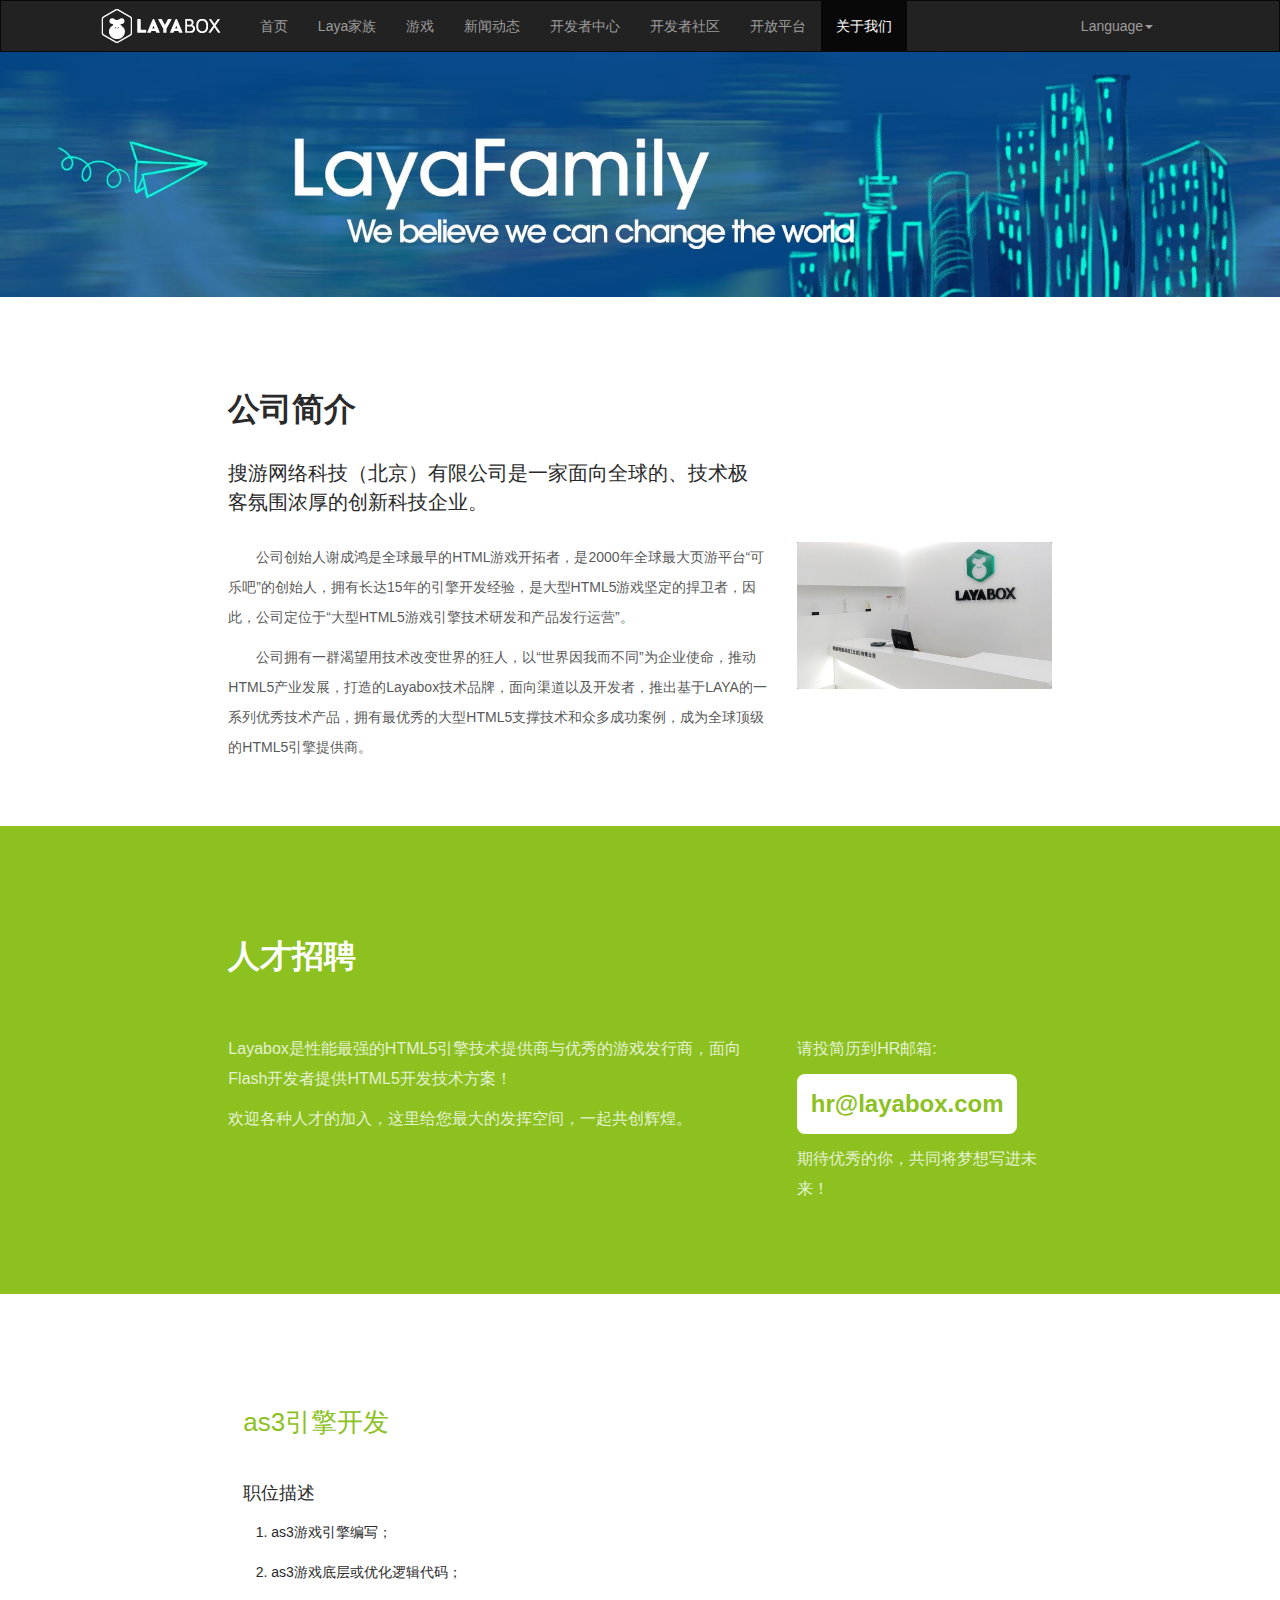
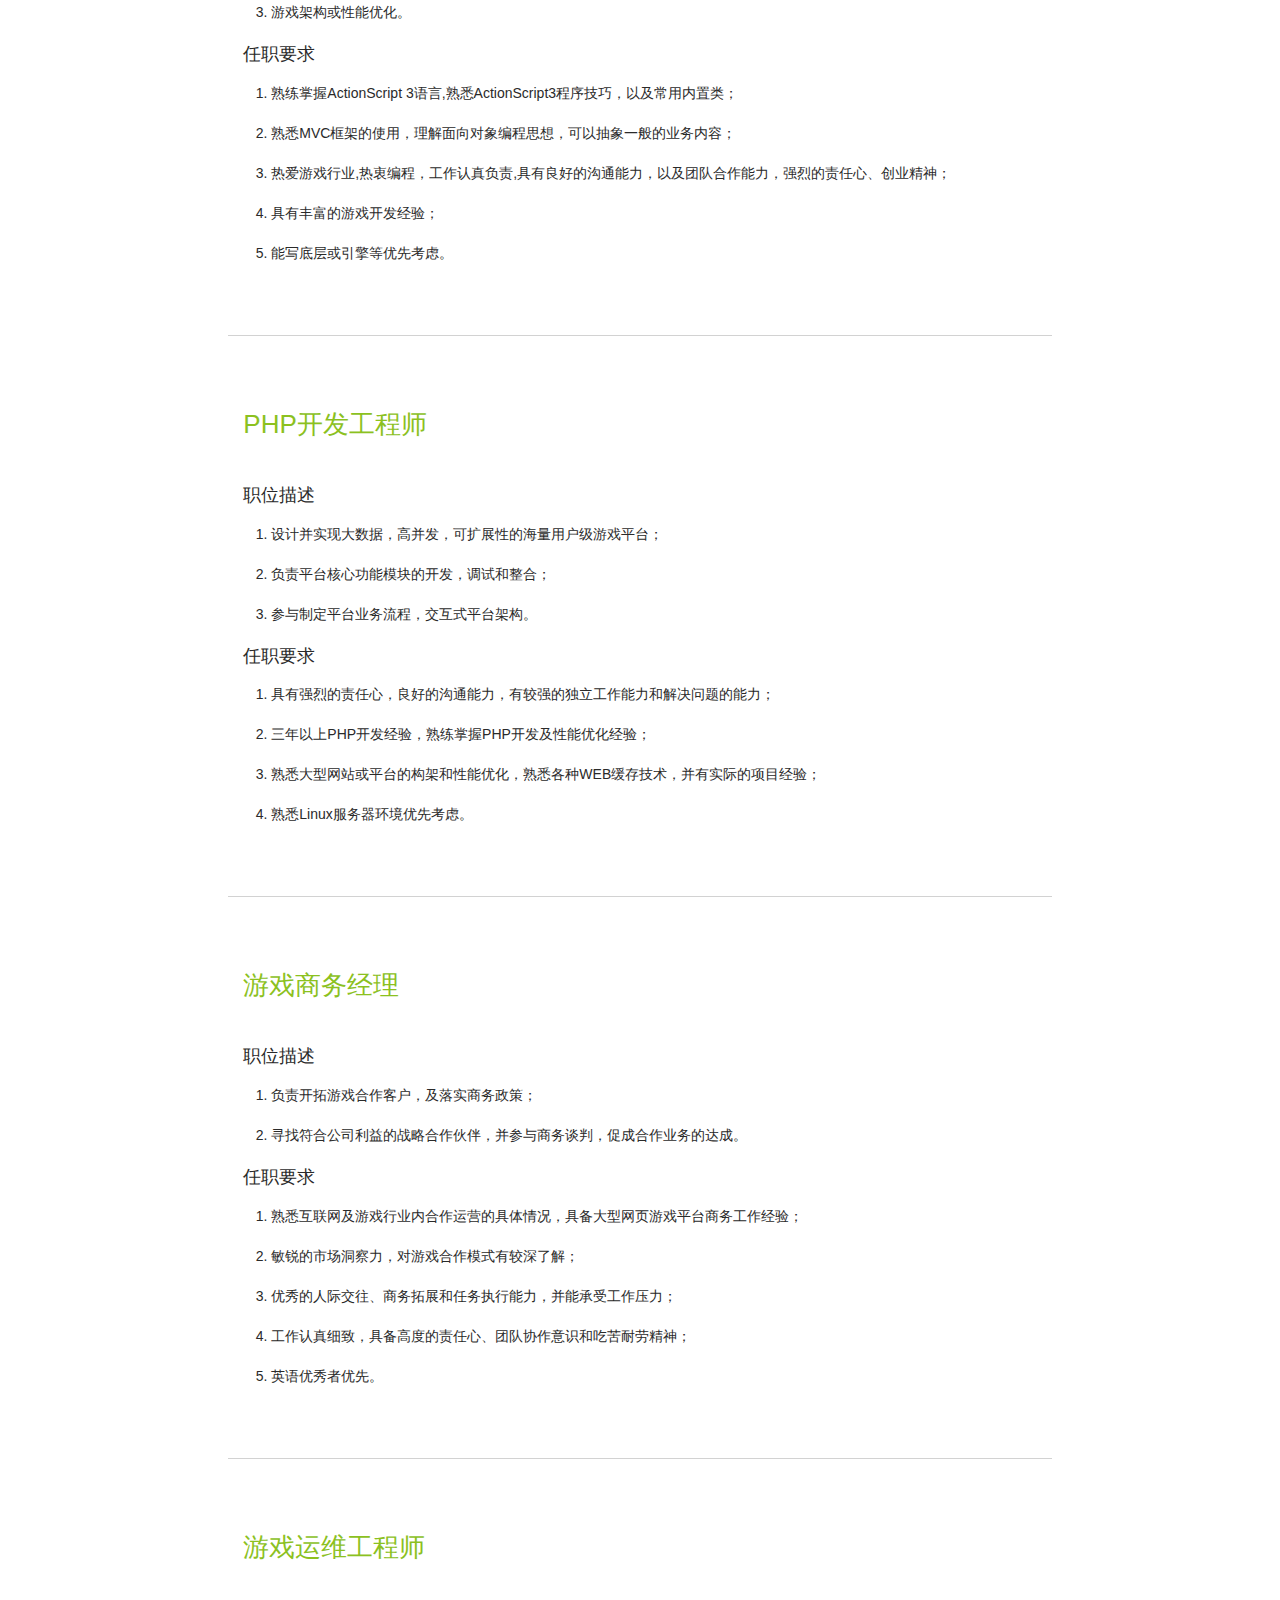
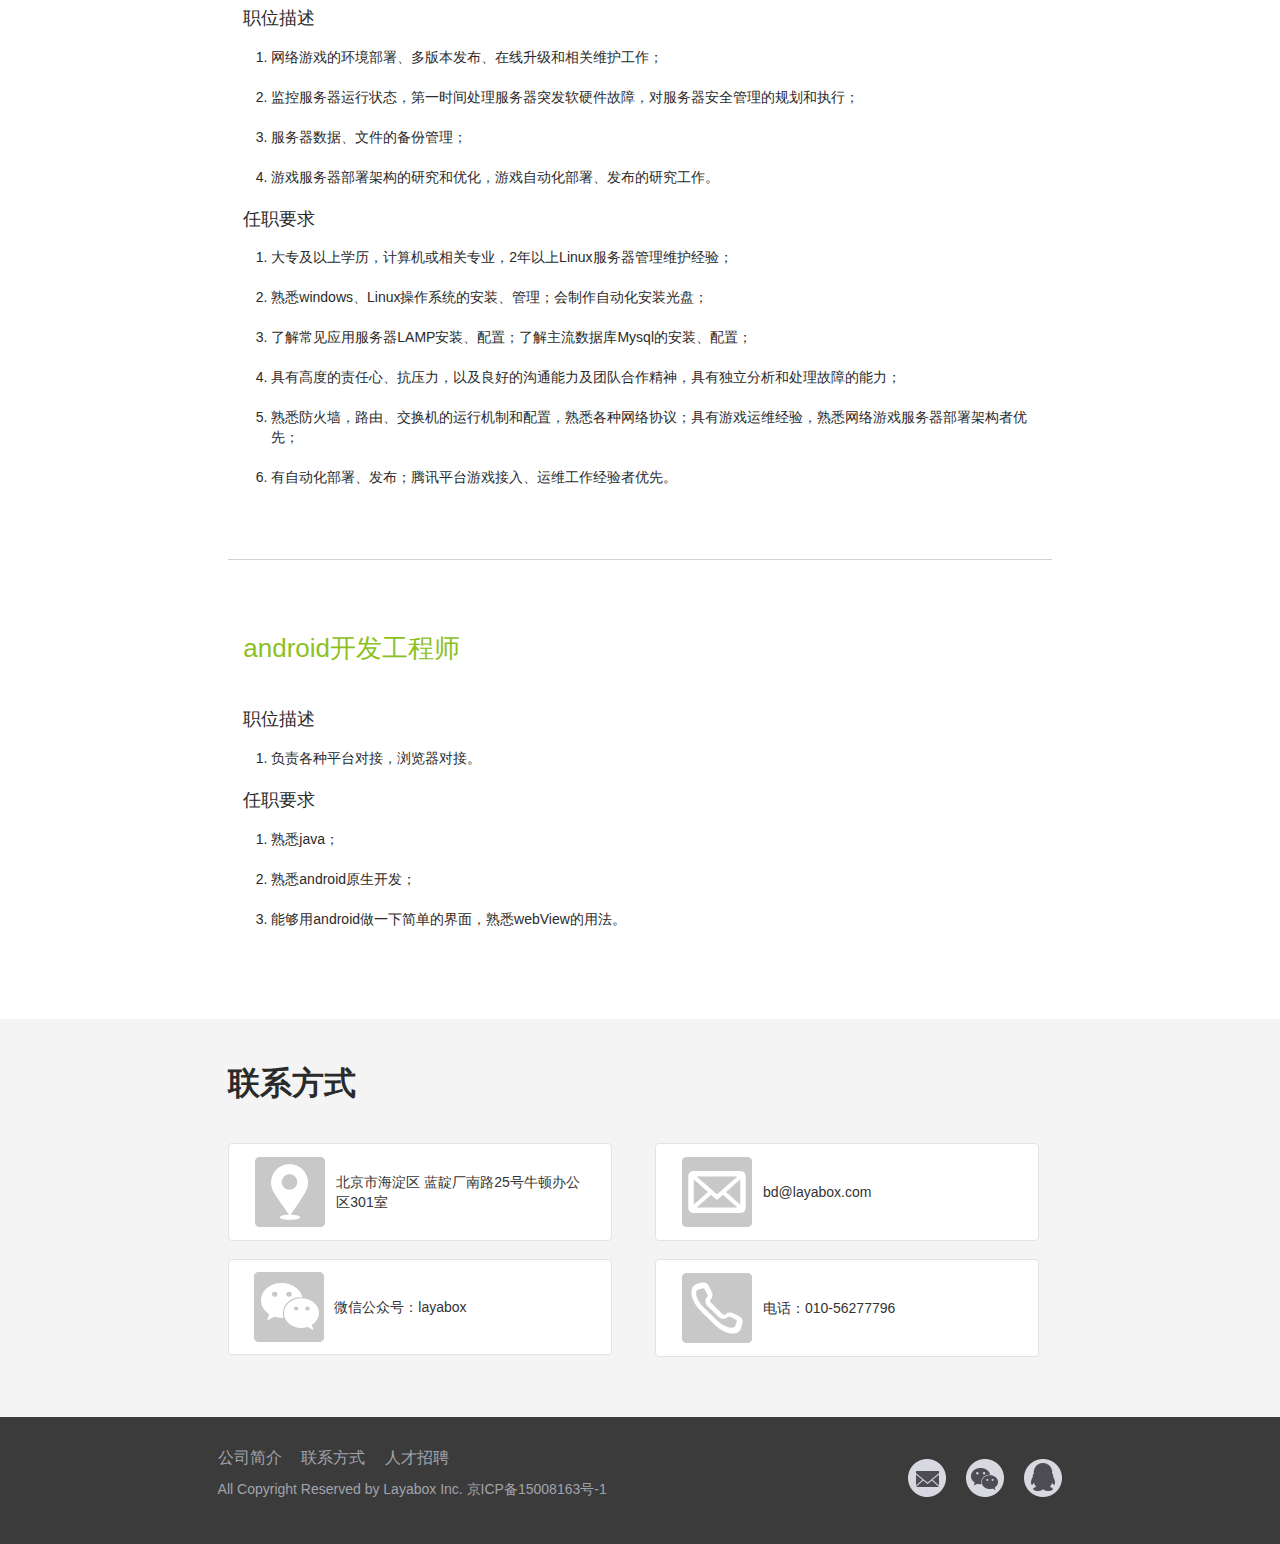
<file: about.html>
<!DOCTYPE html>
<html>
	<head>
		<meta charset="UTF-8">
		<title>LayaBox关于我们</title>
		<meta name="viewport" content="width=device-width,initial-scale=1,minimum-scale=1,maximum-scale=1,user-scalable=no" />
		<link rel="stylesheet" type="text/css" href="css/reset.css" />
		<link rel="stylesheet" type="text/css" href="css/bootstrap_v3.css" />
		<link rel="stylesheet" type="text/css" href="css/index.css" />
		<link rel="stylesheet" type="text/css" href="css/responsive.css" />
	</head>
	<body>
		<div class="web">
			<!--导航条-->
			<nav class="navbar navbar-default navbar-inverse nav_navbar">
				<div class="container-fluid nav_container">
					<div class="navbar-header">
						<button type="button" class="navbar-toggle collapsed" data-toggle="collapse" data-target="#bs-example-navbar-collapse-1" aria-expanded="false">
					        <span class="sr-only">Toggle navigation</span>
					        <span class="icon-bar"></span>
					        <span class="icon-bar"></span>
					        <span class="icon-bar"></span>
					      </button>
						<a class="navbar-brand nav_logo" href="#">
							<img src="img/logo.png" class="img-responsive" />
						</a>
					</div>
					<div class="collapse navbar-collapse" id="bs-example-navbar-collapse-1">
						<ul class="nav navbar-nav">
							<li>
								<a href="index.html">首页</a>
							</li>
							<li>
								<a href="family.html">Laya家族</a>
							</li>
							<li>
								<a href="game.html">游戏</a>
							</li>
							<li>
								<a href="news.html">新闻动态</a>
							</li>
							<li>
								<a href="#">开发者中心</a>
							</li>
							<li>
								<a href="#">开发者社区</a>
							</li>
							<li>
								<a href="#">开放平台</a>
							</li>
							<li class="active">
								<a href="#">关于我们<span class="sr-only">(current)</span></a>
							</li>
						</ul>

						<ul class="nav navbar-nav navbar-right">
							<li class="dropdown">
								<a href="#" class="dropdown-toggle" data-toggle="dropdown" role="button" aria-haspopup="true" aria-expanded="false">Language<span class="caret"></span></a>
								<ul class="dropdown-menu">
									<li>
										<a href="#">中文</a>
									</li>
									<li>
										<a href="#">English</a>
									</li>
								</ul>
							</li>
						</ul>
					</div>
				</div>
			</nav>
			
			<!--banner-->
			<div class="about_banner">
				<img src="img/contact-slider.jpg" class="img-responsive"/>
			</div>
			
			<!--公司简介-->
			<div class="container-fluid about_company">
				<div class="row">
					<div class="col-xs-12 col-sm-8 col-sm-offset-2">
						<div class="row">
							<div class="col-xs-12 col-sm-8">
								<p class="about_company_title">公司简介</p>
								<p class="about_company_intro">搜游网络科技（北京）有限公司是一家面向全球的、技术极客氛围浓厚的创新科技企业。</p>
							</div>
						</div>
						<div class="row">
							<div class="col-xs-12 col-sm-8 about_company_content">
								<p>公司创始人谢成鸿是全球最早的HTML游戏开拓者，是2000年全球最大页游平台“可乐吧”的创始人，拥有长达15年的引擎开发经验，是大型HTML5游戏坚定的捍卫者，因此，公司定位于“大型HTML5游戏引擎技术研发和产品发行运营”。</p>
								<p>公司拥有一群渴望用技术改变世界的狂人，以“世界因我而不同”为企业使命，推动HTML5产业发展，打造的Layabox技术品牌，面向渠道以及开发者，推出基于LAYA的一系列优秀技术产品，拥有最优秀的大型HTML5支撑技术和众多成功案例，成为全球顶级的HTML5引擎提供商。</p>
							</div>
							<div class="col-xs-12 col-sm-4 about_company_img">
								<img src="img/c-logo.jpg" class="img-responsive"/>
							</div>
						</div>
					</div>
				</div>
			</div>
			
			<!--人才招聘-->
			<div class="container-fluid about_invite">
				<div class="row">
					<div class="col-xs-12 col-sm-8 col-sm-offset-2">
						<p class="about_invite_title">人才招聘</p>
						<div class="row">
							<div class="col-xs-12 col-sm-8">
								<p>Layabox是性能最强的HTML5引擎技术提供商与优秀的游戏发行商，面向Flash开发者提供HTML5开发技术方案！</p>
								<p>欢迎各种人才的加入，这里给您最大的发挥空间，一起共创辉煌。</p>
							</div>
							<div class="col-xs-12 col-sm-4 about_invite_second">
								<p>请投简历到HR邮箱:</p>
								<p class="about_invite_email">hr@layabox.com</p>
								<p>期待优秀的你，共同将梦想写进未来！</p>
							</div>
						</div>
					</div>
				</div>
			</div>
			
			<!--人才招聘列举-->
			<div class="container-fluid about_invite_list">
				<div class="row">
					<div class="col-xs-12 col-sm-8 col-sm-offset-2 about_invite_list_col">
						<div class="about_invite_list_block">
							<p class="about_invite_list_maintitle">as3引擎开发</p>
							<div class="invite_list_block_intro">
								<p class="invite_list_block_title">职位描述</p>
								<ol>
									<li>as3游戏引擎编写；</li>
									<li>as3游戏底层或优化逻辑代码；</li>
									<li>游戏架构或性能优化。</li>
								</ol>
							</div>
							<div class="invite_list_block_intro">
								<p class="invite_list_block_title">任职要求</p>
								<ol>
									<li>熟练掌握ActionScript 3语言,熟悉ActionScript3程序技巧，以及常用内置类；</li>
									<li>熟悉MVC框架的使用，理解面向对象编程思想，可以抽象一般的业务内容；</li>
									<li>热爱游戏行业,热衷编程，工作认真负责,具有良好的沟通能力，以及团队合作能力，强烈的责任心、创业精神；</li>
									<li>具有丰富的游戏开发经验；</li>
									<li>能写底层或引擎等优先考虑。</li>
								</ol>
							</div>
						</div>
						<div class="about_invite_list_block">
							<p class="about_invite_list_maintitle">PHP开发工程师</p>
							<div class="invite_list_block_intro">
								<p class="invite_list_block_title">职位描述</p>
								<ol>
									<li>设计并实现大数据，高并发，可扩展性的海量用户级游戏平台；</li>
									<li>负责平台核心功能模块的开发，调试和整合；</li>
									<li>参与制定平台业务流程，交互式平台架构。</li>
								</ol>
							</div>
							<div class="invite_list_block_intro">
								<p class="invite_list_block_title">任职要求</p>
								<ol>
									<li>具有强烈的责任心，良好的沟通能力，有较强的独立工作能力和解决问题的能力；</li>
									<li>三年以上PHP开发经验，熟练掌握PHP开发及性能优化经验；</li>
									<li>熟悉大型网站或平台的构架和性能优化，熟悉各种WEB缓存技术，并有实际的项目经验；</li>
									<li>熟悉Linux服务器环境优先考虑。</li>
								</ol>
							</div>
						</div>
						<div class="about_invite_list_block">
							<p class="about_invite_list_maintitle">游戏商务经理</p>
							<div class="invite_list_block_intro">
								<p class="invite_list_block_title">职位描述</p>
								<ol>
									<li>负责开拓游戏合作客户，及落实商务政策；</li>
									<li>寻找符合公司利益的战略合作伙伴，并参与商务谈判，促成合作业务的达成。</li>
								</ol>
							</div>
							<div class="invite_list_block_intro">
								<p class="invite_list_block_title">任职要求</p>
								<ol>
									<li>熟悉互联网及游戏行业内合作运营的具体情况，具备大型网页游戏平台商务工作经验；</li>
									<li>敏锐的市场洞察力，对游戏合作模式有较深了解；</li>
									<li>优秀的人际交往、商务拓展和任务执行能力，并能承受工作压力；</li>
									<li>工作认真细致，具备高度的责任心、团队协作意识和吃苦耐劳精神；</li>
									<li>英语优秀者优先。</li>
								</ol>
							</div>
						</div>
						<div class="about_invite_list_block">
							<p class="about_invite_list_maintitle">游戏运维工程师</p>
							<div class="invite_list_block_intro">
								<p class="invite_list_block_title">职位描述</p>
								<ol>
									<li>网络游戏的环境部署、多版本发布、在线升级和相关维护工作；</li>
									<li>监控服务器运行状态，第一时间处理服务器突发软硬件故障，对服务器安全管理的规划和执行；</li>
									<li>服务器数据、文件的备份管理；</li>
									<li>游戏服务器部署架构的研究和优化，游戏自动化部署、发布的研究工作。</li>
								</ol>
							</div>
							<div class="invite_list_block_intro">
								<p class="invite_list_block_title">任职要求</p>
								<ol>
									<li>大专及以上学历，计算机或相关专业，2年以上Linux服务器管理维护经验；</li>
									<li>熟悉windows、Linux操作系统的安装、管理；会制作自动化安装光盘；</li>
									<li>了解常见应用服务器LAMP安装、配置；了解主流数据库Mysql的安装、配置；</li>
									<li>具有高度的责任心、抗压力，以及良好的沟通能力及团队合作精神，具有独立分析和处理故障的能力；</li>
									<li>熟悉防火墙，路由、交换机的运行机制和配置，熟悉各种网络协议；具有游戏运维经验，熟悉网络游戏服务器部署架构者优先；</li>
									<li>有自动化部署、发布；腾讯平台游戏接入、运维工作经验者优先。</li>
								</ol>
							</div>
						</div>
						<div class="about_invite_list_block">
							<p class="about_invite_list_maintitle">android开发工程师</p>
							<div class="invite_list_block_intro">
								<p class="invite_list_block_title">职位描述</p>
								<ol>
									<li>负责各种平台对接，浏览器对接。</li>
								</ol>
							</div>
							<div class="invite_list_block_intro">
								<p class="invite_list_block_title">任职要求</p>
								<ol>
									<li>熟悉java；</li>
									<li>熟悉android原生开发；</li>
									<li>能够用android做一下简单的界面，熟悉webView的用法。</li>
								</ol>
							</div>
						</div>
					</div>
				</div>
			</div>
			
			<!--联系我们-->
			<div class="container-fluid about_link">
				<div class="row">
					<div class="col-xs-12 col-sm-8 col-sm-offset-2">
						<p class="about_link_title">联系方式</p>
						<div class="row">
							<div class="col-xs-12 col-sm-6 about_link_block">
								<div class="about_link_block_content">
									<img src="img/dot-01.png" class="img-responsive"/>
									<p>北京市海淀区 蓝靛厂南路25号牛顿办公区301室</p>
								</div>
							</div>
							<div class="col-xs-12 col-sm-6 about_link_block">
								<div class="about_link_block_content">
									<img src="img/dot-02.png" class="img-responsive"/>
									<p>bd@layabox.com</p>
								</div>
							</div>
							<div class="col-xs-12 col-sm-6 about_link_block">
								<div class="about_link_block_content">
									<img src="img/dot-03.png" class="img-responsive"/>
									<p>微信公众号：layabox</p>
								</div>
							</div>
							<div class="col-xs-12 col-sm-6 about_link_block">
								<div class="about_link_block_content">
									<img src="img/dot-04.png" class="img-responsive"/>
									<p>电话：010-56277796</p>
								</div>
							</div>
						</div>
					</div>
				</div>
			</div>
			
			<!--尾部-->
			<footer>
				<div class="left">
					<p>
						<span><a href="###">公司简介</a></span>
						<span><a href="###">联系方式</a></span>
						<span><a href="###">人才招聘</a></span>
					</p>
					<p>All Copyright Reserved by Layabox Inc. 京ICP备15008163号-1</p>
				</div>
				<div class="right">
					<div class="right_block"><a href="###"></a></div>
					<div class="right_block">
						<a href="###">
							<img src="img/weixin.png" />
						</a>
					</div>
					<div class="right_block"><a href="###"></a></div>
				</div>
			</footer>
		</div>
		
		<script src="js/jquery-2.1.0.js" type="text/javascript" charset="UTF-8"></script>
		<script src="js/bootstrap.js" type="text/javascript" charset="UTF-8"></script>
	</body>
</html>
</file>
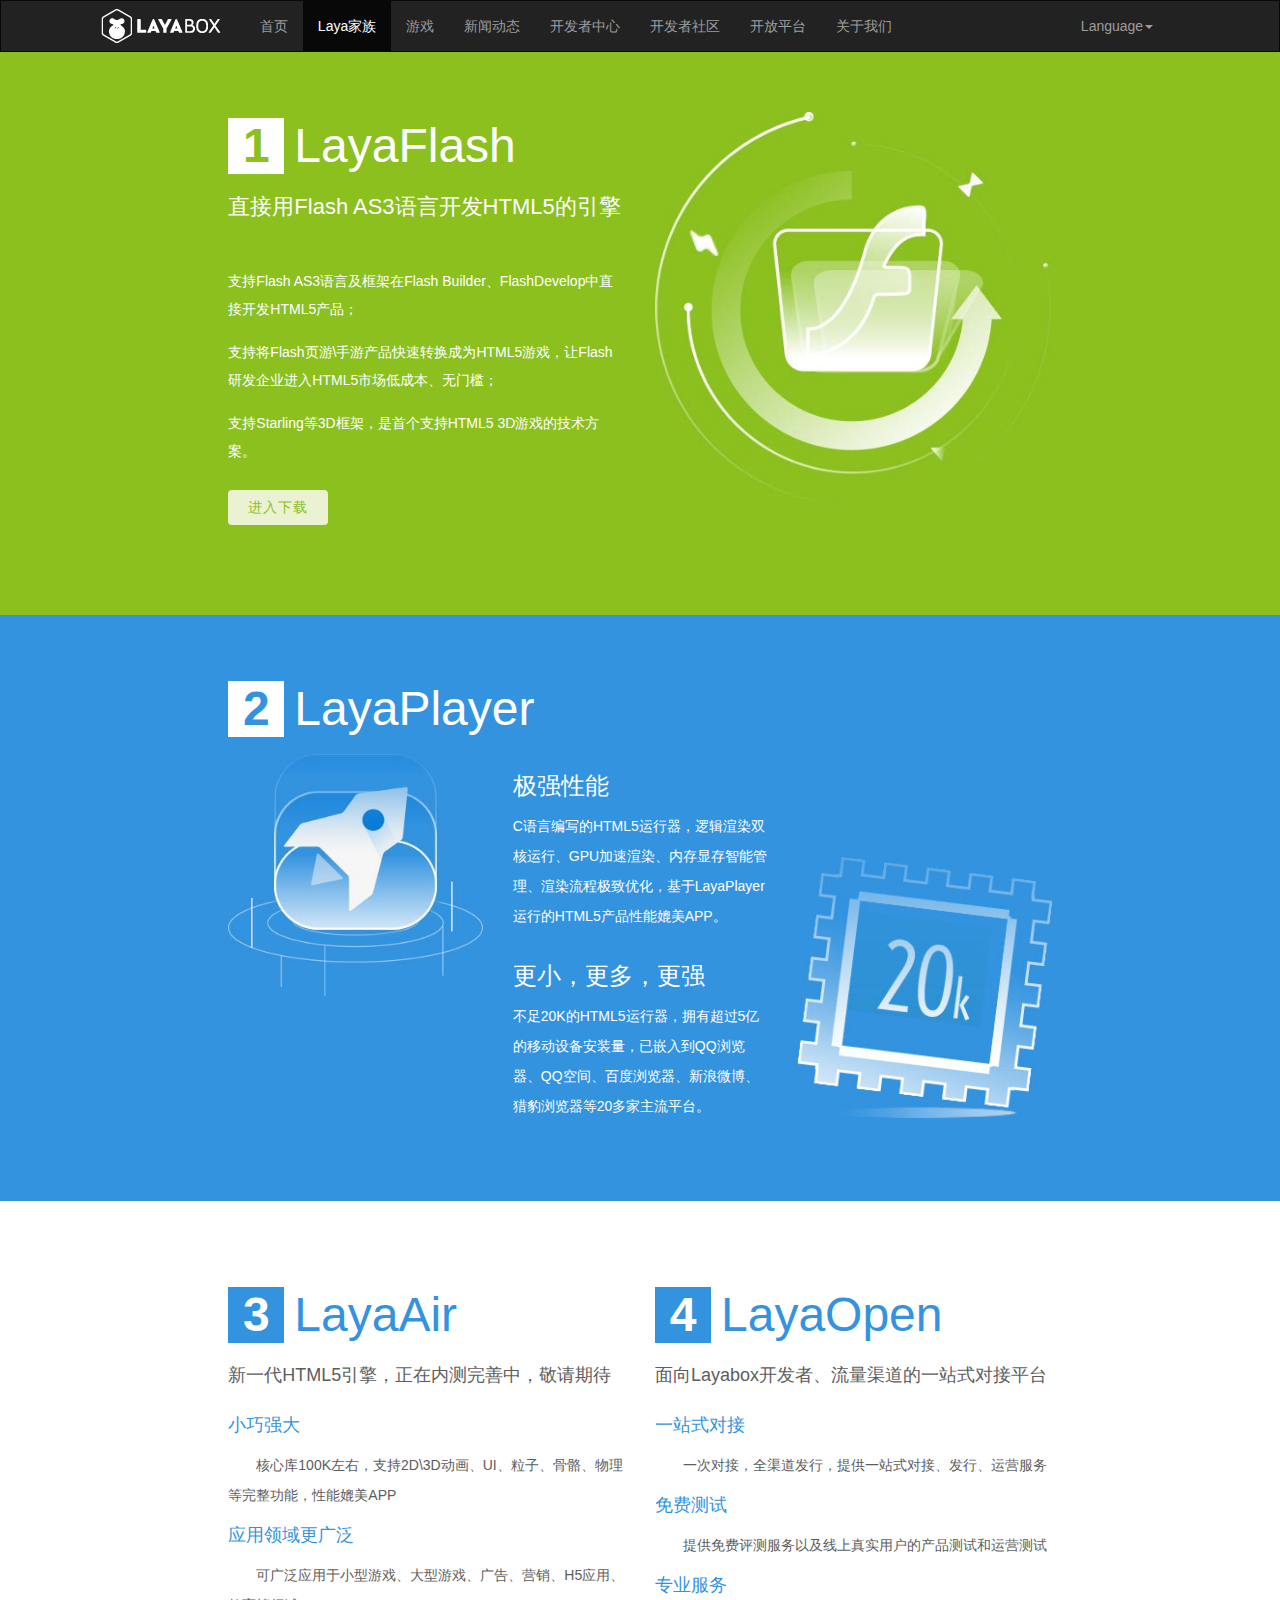
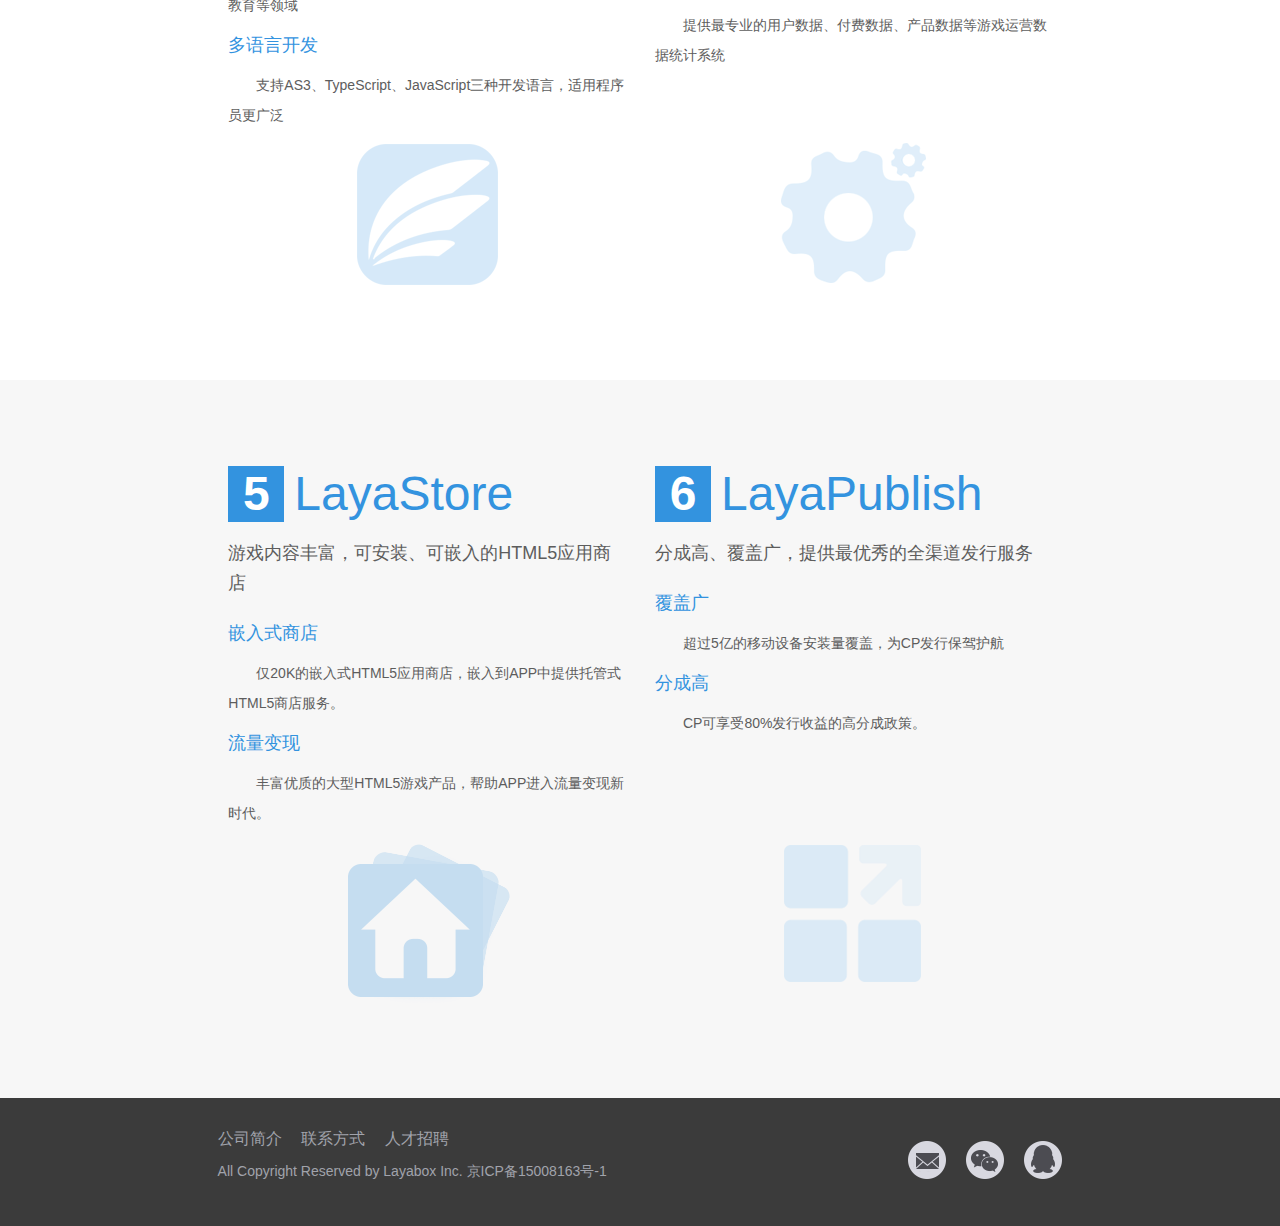
<file: family.html>
<!DOCTYPE html>
<html>

	<head>
		<meta charset="UTF-8">
		<title>Laya家族</title>
		<meta name="viewport" content="width=device-width,initial-scale=1,minimum-scale=1,maximum-scale=1,user-scalable=no" />
		<link rel="stylesheet" type="text/css" href="css/reset.css" />
		<link rel="stylesheet" type="text/css" href="css/bootstrap_v3.css" />
		<link rel="stylesheet" type="text/css" href="css/index.css" />
		<link rel="stylesheet" type="text/css" href="css/responsive.css" />
	</head>

	<body>
		<div class="web">
			<!--导航条-->
			<nav class="navbar navbar-default navbar-inverse nav_navbar">
				<div class="container-fluid nav_container">
					<div class="navbar-header">
						<button type="button" class="navbar-toggle collapsed" data-toggle="collapse" data-target="#bs-example-navbar-collapse-1" aria-expanded="false">
					        <span class="sr-only">Toggle navigation</span>
					        <span class="icon-bar"></span>
					        <span class="icon-bar"></span>
					        <span class="icon-bar"></span>
					      </button>
						<a class="navbar-brand nav_logo" href="#">
							<img src="img/logo.png" class="img-responsive" />
						</a>
					</div>
					<div class="collapse navbar-collapse" id="bs-example-navbar-collapse-1">
						<ul class="nav navbar-nav">
							<li>
								<a href="index.html">首页</a>
							</li>
							<li class="active">
								<a href="#">Laya家族<span class="sr-only">(current)</span></a>
							</li>
							<li>
								<a href="game.html">游戏</a>
							</li>
							<li>
								<a href="news.html">新闻动态</a>
							</li>
							<li>
								<a href="#">开发者中心</a>
							</li>
							<li>
								<a href="#">开发者社区</a>
							</li>
							<li>
								<a href="#">开放平台</a>
							</li>
							<li>
								<a href="about.html">关于我们</a>
							</li>
						</ul>

						<ul class="nav navbar-nav navbar-right">
							<li class="dropdown">
								<a href="#" class="dropdown-toggle" data-toggle="dropdown" role="button" aria-haspopup="true" aria-expanded="false">Language<span class="caret"></span></a>
								<ul class="dropdown-menu">
									<li>
										<a href="#">中文</a>
									</li>
									<li>
										<a href="#">English</a>
									</li>
								</ul>
							</li>
						</ul>
					</div>
				</div>
			</nav>
			
			<!--LayaFlash-->
			<div class="container-fluid layaflash">
				<div class="row">
					<div class="col-xs-12 col-sm-4 col-sm-offset-2 layaflash_first">
						<div class="layaflash_title">
							<p><span>1</span>LayaFlash</p>
							<p>直接用Flash AS3语言开发HTML5的引擎</p>
						</div>
						<div class="layaflash_content">
							<p>支持Flash AS3语言及框架在Flash Builder、FlashDevelop中直接开发HTML5产品；</p>
							<p>支持将Flash页游\手游产品快速转换成为HTML5游戏，让Flash研发企业进入HTML5市场低成本、无门槛；</p>
							<p>支持Starling等3D框架，是首个支持HTML5 3D游戏的技术方案。</p>
						</div>
						<div class="layaflash_button">
							<span><a href="###">进入下载</a></span>
						</div>
					</div>
					<div class="col-xs-12 col-sm-4 layaflash_second">
						<img src="img/pro-001.jpg" class="img-responsive" />
					</div>
				</div>
			</div>
			
			<!--LayaPlayer-->
			<div class="container-fluid layaplayer">
				<div class="row">
					<div class="col-xs-12 col-sm-8 col-sm-offset-2 layaplayer_first">
						<div class="layaplayer_title">
							<p><span>2</span>LayaPlayer</p>
						</div>
					</div>
				</div>
				<div class="row">
					<div class="col-xs-12 col-sm-8 col-sm-offset-2 layaplayer_second">
						<div class="col-xs-12 col-md-4 layaplayer_img">
							<img src="img/layaplayer-001.jpg" class="img-responsive" />
						</div>
						<div class="col-xs-12 col-md-4">
							<div class="layaplayer_content">
								<p>极强性能</p>
								<p>C语言编写的HTML5运行器，逻辑渲染双核运行、GPU加速渲染、内存显存智能管理、渲染流程极致优化，基于LayaPlayer运行的HTML5产品性能媲美APP。</p>
							</div>
							<div class="layaplayer_content">
								<p>更小，更多，更强</p>
								<p>不足20K的HTML5运行器，拥有超过5亿的移动设备安装量，已嵌入到QQ浏览器、QQ空间、百度浏览器、新浪微博、猎豹浏览器等20多家主流平台。</p>
							</div>
						</div>
						<div class="col-xs-12 col-md-4 layaplayer_img">
							<img src="img/layaplayer-002.jpg" class="img-responsive" />
						</div>
					</div>
				</div>
			</div>
			
			<!--LayaAir和LayaOpen-->
			<div class="layaair_pc">
				<div class="container-fluid layaair">
					<div class="row">
						<div class="col-xs-12 col-sm-4 col-sm-offset-2 layaair_block">
							<div class="layaair_title">
								<p><span>3</span>LayaAir</p>
							</div>
							<div class="layaair_content">
								<p>新一代HTML5引擎，正在内测完善中，敬请期待</p>
								<p class="layaair_content_title">小巧强大</p>
								<p>核心库100K左右，支持2D\3D动画、UI、粒子、骨骼、物理等完整功能，性能媲美APP</p>
								<p class="layaair_content_title">应用领域更广泛</p>
								<p>可广泛应用于小型游戏、大型游戏、广告、营销、H5应用、教育等领域</p>
								<p class="layaair_content_title">多语言开发</p>
								<p>支持AS3、TypeScript、JavaScript三种开发语言，适用程序员更广泛</p>
							</div>
						</div>
						<div class="col-xs-12 col-sm-4 layaair_block">
							<div class="layaair_title">
								<p><span>4</span>LayaOpen</p>
							</div>
							<div class="layaair_content">
								<p>面向Layabox开发者、流量渠道的一站式对接平台</p>
								<p class="layaair_content_title">一站式对接</p>
								<p>一次对接，全渠道发行，提供一站式对接、发行、运营服务</p>
								<p class="layaair_content_title">免费测试</p>
								<p>提供免费评测服务以及线上真实用户的产品测试和运营测试</p>
								<p class="layaair_content_title">专业服务</p>
								<p>提供最专业的用户数据、付费数据、产品数据等游戏运营数据统计系统</p>
							</div>
						</div>
					</div>
					<div class="row row_icon">
						<div class="col-xs-12 col-sm-4 col-sm-offset-2">
							<p><img src="img/pro-list-001.png" class="img-responsive" /></p>
						</div>
						<div class="col-xs-12 col-sm-4">
							<p><img src="img/pro-list-002.png" class="img-responsive" /></p>
						</div>
					</div>
					<div class="row">
						<div class="col-xs-12 col-sm-4 col-sm-offset-2 layaair_block">
							<div class="layaair_title">
								<p><span>5</span>LayaStore</p>
							</div>
							<div class="layaair_content">
								<p>游戏内容丰富，可安装、可嵌入的HTML5应用商店</p>
								<p class="layaair_content_title">嵌入式商店</p>
								<p>仅20K的嵌入式HTML5应用商店，嵌入到APP中提供托管式HTML5商店服务。</p>
								<p class="layaair_content_title">流量变现</p>
								<p>丰富优质的大型HTML5游戏产品，帮助APP进入流量变现新时代。</p>
							</div>
						</div>
						<div class="col-xs-12 col-sm-4 layaair_block">
							<div class="layaair_title">
								<p><span>6</span>LayaPublish</p>
							</div>
							<div class="layaair_content">
								<p>分成高、覆盖广，提供最优秀的全渠道发行服务</p>
								<p class="layaair_content_title">覆盖广</p>
								<p> 超过5亿的移动设备安装量覆盖，为CP发行保驾护航</p>
								<p class="layaair_content_title">分成高</p>
								<p>CP可享受80%发行收益的高分成政策。</p>
							</div>
						</div>
					</div>
					<div class="row row_icon">
						<div class="col-xs-12 col-sm-4 col-sm-offset-2">
							<p><img src="img/pro-list-003.png" class="img-responsive" /></p>
						</div>
						<div class="col-xs-12 col-sm-4">
							<p><img src="img/pro-list-004.png" class="img-responsive" /></p>
						</div>
					</div>
				</div>
			</div>
			<div class="layaair_phone">
				<div class="container-fluid layaair">
					<div class="row">
						<div class="col-xs-12 col-sm-4 col-sm-offset-2 layaair_block">
							<div class="layaair_title">
								<p><span>3</span>LayaAir</p>
							</div>
							<div class="layaair_content">
								<p>新一代HTML5引擎，正在内测完善中，敬请期待</p>
								<p class="layaair_content_title">小巧强大</p>
								<p>核心库100K左右，支持2D\3D动画、UI、粒子、骨骼、物理等完整功能，性能媲美APP</p>
								<p class="layaair_content_title">应用领域更广泛</p>
								<p>可广泛应用于小型游戏、大型游戏、广告、营销、H5应用、教育等领域</p>
								<p class="layaair_content_title">多语言开发</p>
								<p>支持AS3、TypeScript、JavaScript三种开发语言，适用程序员更广泛</p>
								<p><img src="img/pro-list-001.png" class="img-responsive" /></p>
							</div>
						</div>
						<div class="col-xs-12 col-sm-4 layaair_block">
							<div class="layaair_title">
								<p><span>4</span>LayaOpen</p>
							</div>
							<div class="layaair_content">
								<p>面向Layabox开发者、流量渠道的一站式对接平台</p>
								<p class="layaair_content_title">一站式对接</p>
								<p>一次对接，全渠道发行，提供一站式对接、发行、运营服务</p>
								<p class="layaair_content_title">免费测试</p>
								<p>提供免费评测服务以及线上真实用户的产品测试和运营测试</p>
								<p class="layaair_content_title">专业服务</p>
								<p>提供最专业的用户数据、付费数据、产品数据等游戏运营数据统计系统</p>
								<p><img src="img/pro-list-002.png" class="img-responsive" /></p>
							</div>
						</div>
					</div>
					<div class="row">
						<div class="col-xs-12 col-sm-4 col-sm-offset-2 layaair_block">
							<div class="layaair_title">
								<p><span>5</span>LayaStore</p>
							</div>
							<div class="layaair_content">
								<p>游戏内容丰富，可安装、可嵌入的HTML5应用商店</p>
								<p class="layaair_content_title">嵌入式商店</p>
								<p>仅20K的嵌入式HTML5应用商店，嵌入到APP中提供托管式HTML5商店服务。</p>
								<p class="layaair_content_title">流量变现</p>
								<p>丰富优质的大型HTML5游戏产品，帮助APP进入流量变现新时代。</p>
								<p><img src="img/pro-list-003.png" class="img-responsive" /></p>
							</div>
						</div>
						<div class="col-xs-12 col-sm-4 layaair_block">
							<div class="layaair_title">
								<p><span>6</span>LayaPublish</p>
							</div>
							<div class="layaair_content">
								<p>分成高、覆盖广，提供最优秀的全渠道发行服务</p>
								<p class="layaair_content_title">覆盖广</p>
								<p> 超过5亿的移动设备安装量覆盖，为CP发行保驾护航</p>
								<p class="layaair_content_title">分成高</p>
								<p>CP可享受80%发行收益的高分成政策。</p>
								<p><img src="img/pro-list-004.png" class="img-responsive" /></p>
							</div>
						</div>
					</div>
				</div>
			</div>
			
			<!--尾部-->
			<footer>
				<div class="left">
					<p>
						<span><a href="###">公司简介</a></span>
						<span><a href="###">联系方式</a></span>
						<span><a href="###">人才招聘</a></span>
					</p>
					<p>All Copyright Reserved by Layabox Inc. 京ICP备15008163号-1</p>
				</div>
				<div class="right">
					<div class="right_block"><a href="###"></a></div>
					<div class="right_block">
						<a href="###">
							<img src="img/weixin.png" />
						</a>
					</div>
					<div class="right_block"><a href="###"></a></div>
				</div>
			</footer>
		</div>
		
		<script src="js/jquery-2.1.0.js" type="text/javascript" charset="UTF-8"></script>
		<script src="js/bootstrap.js" type="text/javascript" charset="UTF-8"></script>
	</body>
</html>
</file>
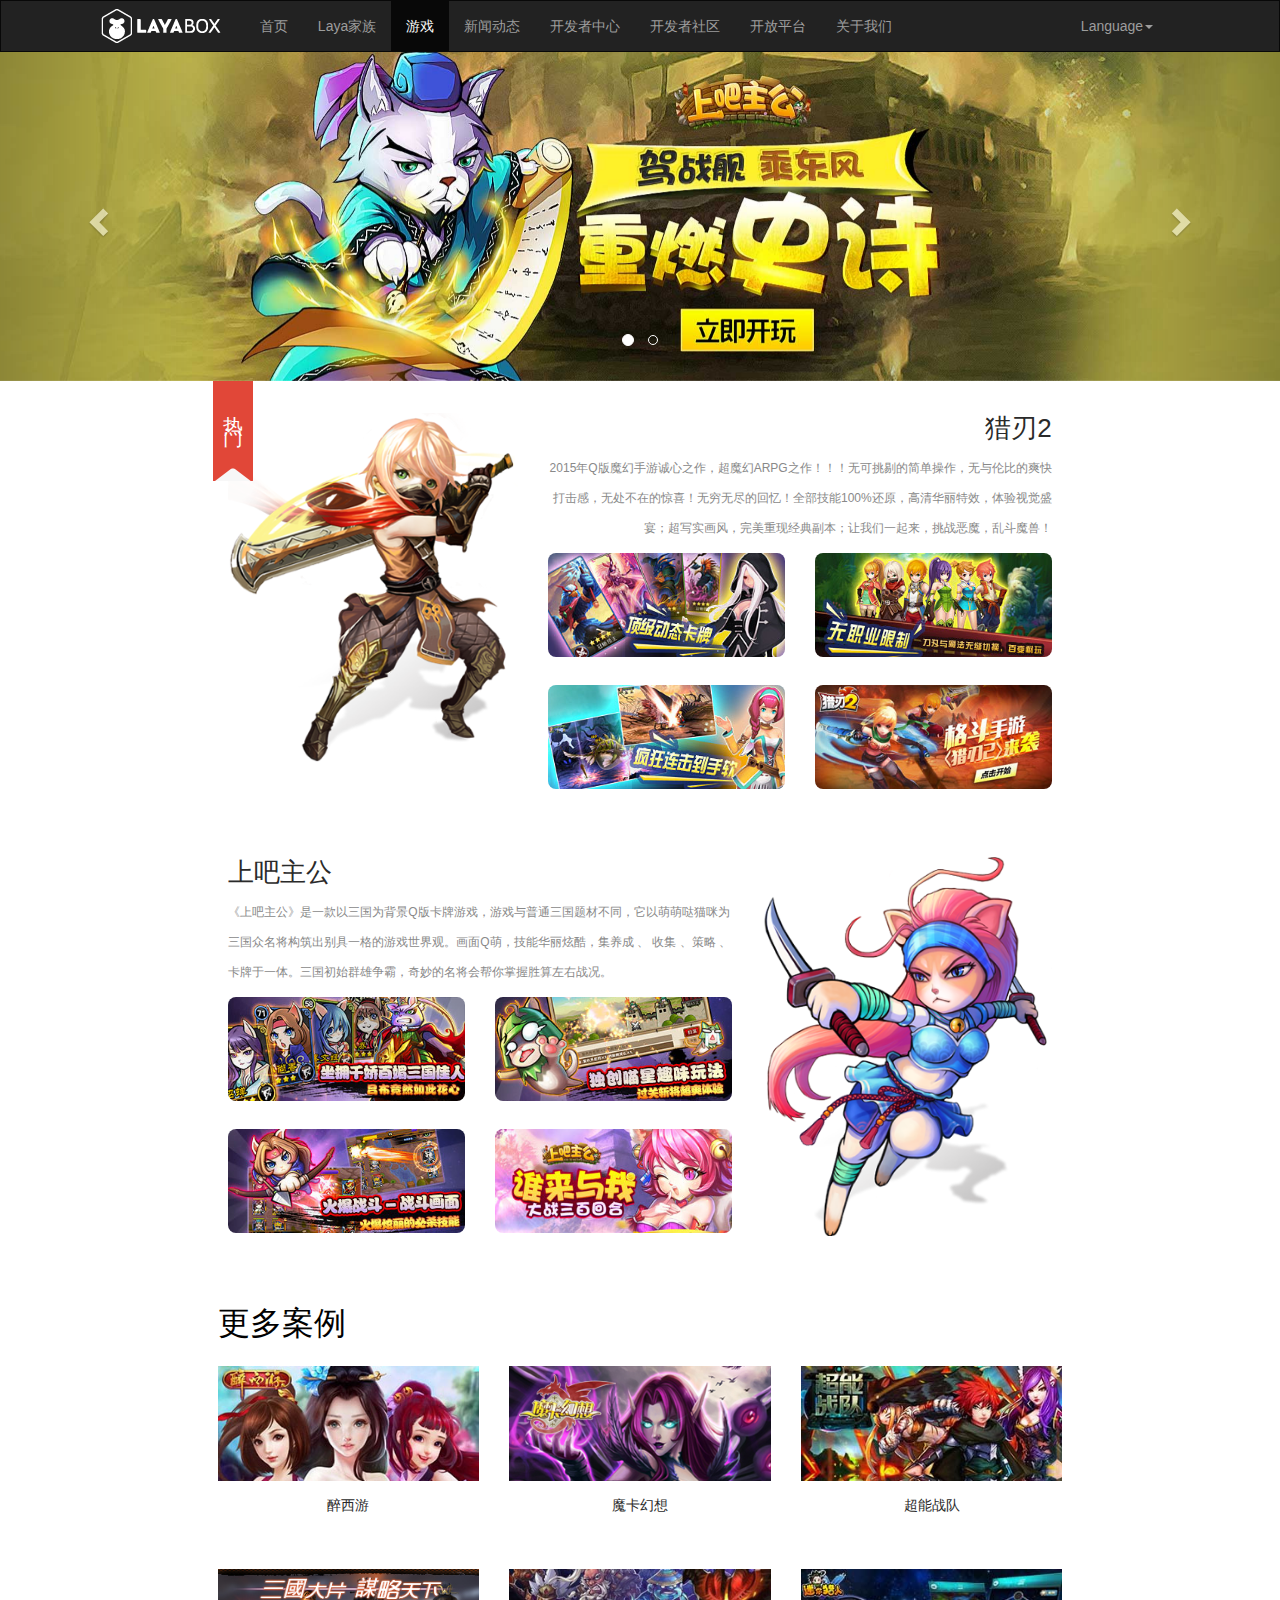
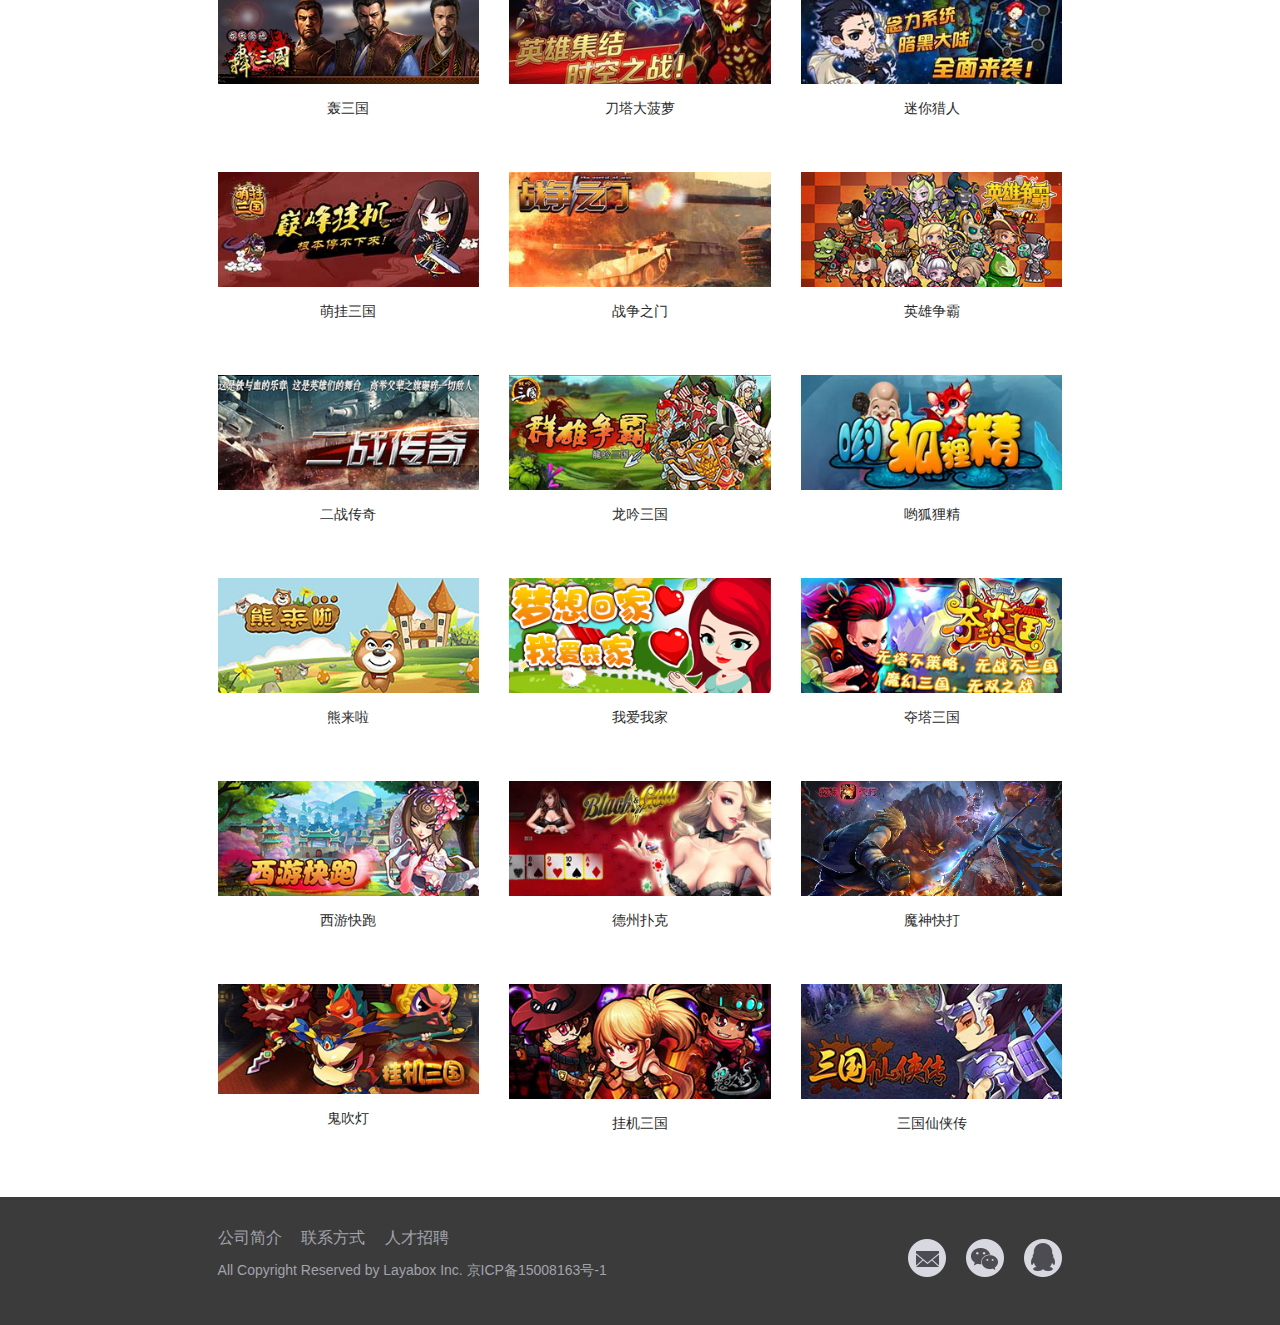
<file: game.html>
<!DOCTYPE html>
<html>

	<head>
		<meta charset="UTF-8">
		<title>LayaBox游戏</title>
		<meta name="viewport" content="width=device-width,initial-scale=1,minimum-scale=1,maximum-scale=1,user-scalable=no" />
		<link rel="stylesheet" type="text/css" href="css/reset.css" />
		<link rel="stylesheet" type="text/css" href="css/bootstrap_v3.css" />
		<link rel="stylesheet" type="text/css" href="css/index.css" />
		<link rel="stylesheet" type="text/css" href="css/responsive.css" />
	</head>

	<body>
		<div class="web">
			<!--导航条-->
			<nav class="navbar navbar-default navbar-inverse nav_navbar">
				<div class="container-fluid nav_container">
					<div class="navbar-header">
						<button type="button" class="navbar-toggle collapsed" data-toggle="collapse" data-target="#bs-example-navbar-collapse-1" aria-expanded="false">
					        <span class="sr-only">Toggle navigation</span>
					        <span class="icon-bar"></span>
					        <span class="icon-bar"></span>
					        <span class="icon-bar"></span>
					      </button>
						<a class="navbar-brand nav_logo" href="#">
							<img src="img/logo.png" class="img-responsive" />
						</a>
					</div>
					<div class="collapse navbar-collapse" id="bs-example-navbar-collapse-1">
						<ul class="nav navbar-nav">
							<li>
								<a href="index.html">首页</a>
							</li>
							<li>
								<a href="family.html">Laya家族</a>
							</li>
							<li class="active">
								<a href="#">游戏<span class="sr-only">(current)</span></a>
							</li>
							<li>
								<a href="news.html">新闻动态</a>
							</li>
							<li>
								<a href="#">开发者中心</a>
							</li>
							<li>
								<a href="#">开发者社区</a>
							</li>
							<li>
								<a href="#">开放平台</a>
							</li>
							<li>
								<a href="about.html">关于我们</a>
							</li>
						</ul>

						<ul class="nav navbar-nav navbar-right">
							<li class="dropdown">
								<a href="#" class="dropdown-toggle" data-toggle="dropdown" role="button" aria-haspopup="true" aria-expanded="false">Language<span class="caret"></span></a>
								<ul class="dropdown-menu">
									<li>
										<a href="#">中文</a>
									</li>
									<li>
										<a href="#">English</a>
									</li>
								</ul>
							</li>
						</ul>
					</div>
				</div>
			</nav>
			
			<!--banner轮播图-->
			<div id="carousel-example-generic" class="carousel slide" data-ride="carousel">
				<ol class="carousel-indicators banner_circle">
					<li data-target="#carousel-example-generic" data-slide-to="0" class="active"></li>
					<li data-target="#carousel-example-generic" data-slide-to="1"></li>
				</ol>

				<div class="carousel-inner" role="listbox">
					<div class="item active">
						<img src="img/game-slider-01.jpg" class="banner_img" />
					</div>
					<div class="item">
						<img src="img/game-slider-02.jpg" class="banner_img" />
					</div>
				</div>

				<a class="left carousel-control" href="#carousel-example-generic" role="button" data-slide="prev">
					<span class="glyphicon glyphicon-chevron-left" aria-hidden="true"></span>
					<span class="sr-only">Previous</span>
				</a>
				<a class="right carousel-control" href="#carousel-example-generic" role="button" data-slide="next">
					<span class="glyphicon glyphicon-chevron-right" aria-hidden="true"></span>
					<span class="sr-only">Next</span>
				</a>
			</div>

			<!--Laya游戏热门-->
			<div class="container-fluid hotgame">
				<div class="row">
					<div class="col-xs-12 col-sm-3 col-sm-offset-2 hotgame_first_phone">
						<div class="hotgame_first_icon">
							<p>热门</p>
						</div>
					</div>
					<div class="hidden-xs col-sm-3 col-sm-offset-2 hotgame_first">
						<img src="img/game_bg_02.png" class="img-responsive" />
						<div class="hotgame_first_icon">
							<p>热门</p>
						</div>
					</div>
					<div class="col-xs-12 col-sm-5 hotgame_second">
						<p class="hotgame_title">猎刃2</p>
						<p> 2015年Q版魔幻手游诚心之作，超魔幻ARPG之作！！！无可挑剔的简单操作，无与伦比的爽快打击感，无处不在的惊喜！无穷无尽的回忆！全部技能100%还原，高清华丽特效，体验视觉盛宴；超写实画风，完美重现经典副本；让我们一起来，挑战恶魔，乱斗魔兽！</p>
						<ul class="row">
							<li class="col-xs-6 col-sm-6 hotgame_item">
									<img src="img/1449473646987380.jpg" class="img-responsive"/>
							</li>
							<li class="col-xs-6 col-sm-6 hotgame_item">
									<img src="img/1449473656341243.jpg" class="img-responsive"/>
							</li>
							<li class="col-xs-6 col-sm-6 hotgame_item">
									<img src="img/1449473665625957.jpg" class="img-responsive"/>
							</li>
							<li class="col-xs-6 col-sm-6 hotgame_item">
									<img src="img/1448711007781991.jpg" class="img-responsive"/>
							</li>
						</ul>
					</div>
				</div>
				
				<div class="row hotgame_row_even">
					<div class="col-xs-12 col-sm-5 col-sm-offset-2 hotgame_second">
						<p class="hotgame_title">上吧主公</p>
						<p> 《上吧主公》是一款以三国为背景Q版卡牌游戏，游戏与普通三国题材不同，它以萌萌哒猫咪为三国众名将构筑出别具一格的游戏世界观。画面Q萌，技能华丽炫酷，集养成 、 收集 、策略 、卡牌于一体。三国初始群雄争霸，奇妙的名将会帮你掌握胜算左右战况。</p>
						<ul class="row">
							<li class="col-xs-6 col-sm-6 hotgame_item">
									<img src="img/1449475125524497.jpg" class="img-responsive"/>
							</li>
							<li class="col-xs-6 col-sm-6 hotgame_item">
									<img src="img/1449475113979819.jpg" class="img-responsive"/>
							</li>
							<li class="col-xs-6 col-sm-6 hotgame_item">
									<img src="img/1449475097365981.jpg" class="img-responsive"/>
							</li>
							<li class="col-xs-6 col-sm-6 hotgame_item">
									<img src="img/1449025042590541.jpg" class="img-responsive"/>
							</li>
						</ul>
					</div>
					<div class="hidden-xs col-sm-3 hotgame_first">
						<img src="img/game_bg_01.png" class="img-responsive" />
					</div>
				</div>
			</div>
			
			<!--Laya游戏更多案例-->
			<div class="container-fluid game_case">
				<p class="game_case_title">更多案例</p>
				<ul class="row">
					<li class="col-xs-6 col-sm-4 game_case_item">
						<div class="game_case_item_img">
							<img src="img/1448711275495130.jpg" class="img-responsive"/>
							<div class="game_case_item_intro">
								<p>《醉西游》是一款以西游记题材为背景的ARPG游戏，采用Layabox引擎开发，唯美的画面、音乐悠扬，极具神话感；流畅的战斗，有趣的剧情、炫酷的职业、华丽的技能、神秘的副本、激烈的仙战……</p>
							</div>
						</div>
						<p>醉西游</p>
					</li>
					<li class="col-xs-6 col-sm-4 game_case_item">
						<div class="game_case_item_img">
						<img src="img/1445781266689695.jpg" class="img-responsive"/>
							<div class="game_case_item_intro">
								<p>《魔卡幻想》 是由全球知名的手机游戏研发商iFree Studio呕心沥血开发之作。该游戏采用Layabox引擎，精美的画风、简单的操作、丰富的玩法、多样化的卡牌搭配。</p>
							</div>
						</div>
						<p>魔卡幻想</p>
					</li>
					<li class="col-xs-6 col-sm-4 game_case_item">
						<div class="game_case_item_img">
						<img src="img/1449476978942516.jpg" class="img-responsive"/>
							<div class="game_case_item_intro">
								<p>《超能战队》是一款集合动作策略和角色扮演的网络游戏，游戏的核心主要以培养队长和将领为主，同时结合了SLG和RPG的成长体系。采用Layabox引擎开发。</p>
							</div>
						</div>
						<p>超能战队</p>
					</li>
					<li class="col-xs-6 col-sm-4 game_case_item">
						<div class="game_case_item_img">
						<img src="img/1445781097892921.jpg" class="img-responsive"/>
							<div class="game_case_item_intro">
								<p>《轰三国》是一款采用Layabox引擎开发的SLG游戏，游戏中玩家可以选择扮演弓箭兵，步兵，骑兵的主公，通过处理日常事务实施招募武将并训练，研究技能，收取税收等指令增强实力，带领部队一统天下！</p>
							</div>
						</div>
						<p>轰三国</p>
					</li>
					<li class="col-xs-6 col-sm-4 game_case_item">
						<div class="game_case_item_img">
						<img src="img/1448710962936495.jpg" class="img-responsive"/>
							<div class="game_case_item_intro">
								<p>《刀塔大菠萝》是一款以欧美神话为背景的卡牌游戏，讲述了冒险者在某神秘大陆上的探险故事。采用Layabox引擎开发，游戏画风可爱，操作轻松，副本丰富，更有数量庞大功能多样的卡牌系统以及深度战斗策略性。</p>
							</div>
						</div>
						<p>刀塔大菠萝</p>
					</li>
					<li class="col-xs-6 col-sm-4 game_case_item">
						<div class="game_case_item_img">
						<img src="img/1448862166573514.jpg" class="img-responsive"/>
							<div class="game_case_item_intro">
								<p>《迷你猎人》是一款探索式RPG卡牌游戏，采用Layabox引擎开发。游戏以著名动漫《全职猎人》 作为背景，融合了多种新的元素，从玩法到画面表现以及耐玩性上都有了全新的突破。</p>
							</div>
						</div>
						<p>迷你猎人</p>
					</li>
					<li class="col-xs-6 col-sm-4 game_case_item">
						<div class="game_case_item_img">
						<img src="img/1445781183162355.jpg" class="img-responsive"/>
							<div class="game_case_item_intro">
								<p>《萌挂三国》是一款创新玩法的卡牌类游戏，采用Layabox引擎开发。颠覆了传统的卡牌模式，完整的装备系统，不同属性的武将，搭配着上百种拽炫酷的装备，这一切都让卡牌游戏变得不再枯燥且更有乐趣！</p>
							</div>
						</div>
						<p>萌挂三国</p>
					</li>
					<li class="col-xs-6 col-sm-4 game_case_item">
						<div class="game_case_item_img">
						<img src="img/1449025078167894.jpg" class="img-responsive"/>
							<div class="game_case_item_intro">
								<p>《战争之门》是采用layabox引擎开发的新一代战争策略手游，将排兵布阵、兵种进阶、兵种相克演绎的淋漓尽致，超强搭配挑战玩家策略极限；通过单人竞技、组队混战、天梯排位等，体验超爽PK激战无限；</p>
							</div>
						</div>
						<p>战争之门</p>
					</li>
					<li class="col-xs-6 col-sm-4 game_case_item">
						<div class="game_case_item_img">
						<img src="img/1448862365599311.jpg" class="img-responsive"/>
							<div class="game_case_item_intro">
								<p>《英雄争霸》是一款以魔幻Q版风格的回合战棋游戏，采用Layabox引擎开发，玩家可以雇佣来自各个种族的英雄一起挑战极具特色的BOSS，还能在线和其他玩家来一场剑与魔法的战斗。</p>
							</div>
						</div>
						<p>英雄争霸</p>
					</li>
					<li class="col-xs-6 col-sm-4 game_case_item">
						<div class="game_case_item_img">
						<img src="img/1448970577815762.jpg" class="img-responsive"/>
							<div class="game_case_item_intro">
								<p>《二战传奇》是一款卡牌SLG游戏，采用Layabox引擎开发，以二战时期的宏伟世界为整个游戏的背景。战斗画面简练且不失精彩，技能系统简约而不简单，操作手感畅快淋漓，玩家将与自己的角色一起经历乱世，成就一番霸业。</p>
							</div>
						</div>
						<p>二战传奇</p>
					</li>
					<li class="col-xs-6 col-sm-4 game_case_item">
						<div class="game_case_item_img">
						<img src="img/1449024632900176.jpg" class="img-responsive"/>
							<div class="game_case_item_intro">
								<p>《龙吟三国》是一款RPG类型的三国题材游戏，采用Layabox引擎研发，这里有你喜爱的三国名将，骑上你的战马，踏上这群雄争霸的三国之世！</p>
							</div>
						</div>
						<p>龙吟三国</p>
					</li>
					<li class="col-xs-6 col-sm-4 game_case_item">
						<div class="game_case_item_img">
						<img src="img/1449475033640275.jpg" class="img-responsive"/>
							<div class="game_case_item_intro">
								<p>《哟狐狸精》是一款采用Layabox引擎开发的角色扮演游戏，引经据典，取材自妲己祸世纣王暴政，姜子牙寻找天命之人助周王伐纣的故事，游戏剧情跌宕起伏，游戏画面精致唯美，游戏玩法丰富多彩，游戏活动层出不穷！</p>
							</div>
						</div>
						<p>哟狐狸精</p>
					</li>
					<li class="col-xs-6 col-sm-4 game_case_item">
						<div class="game_case_item_img">
						<img src="img/1449487618343671.jpg" class="img-responsive"/>
							<div class="game_case_item_intro">
								<p>《熊来啦》是一款改良的match 3类游戏，采用Layabox引擎开发。玩家在游戏中的目的就是将三个相同物品连到一起，当物品连到一起是就会变成更高阶的物品，同时还能获得游戏分数。</p>
							</div>
						</div>
						<p>熊来啦</p>
					</li>
					<li class="col-xs-6 col-sm-4 game_case_item">
						<div class="game_case_item_img">
						<img src="img/1445781290642012.jpg" class="img-responsive"/>
							<div class="game_case_item_intro">
								<p>《我爱我家》是一款超有爱的家居装扮类游戏，采用Layabox引擎开发！才华横溢的设计师们都在这里欢聚一堂！客厅欧美范，卧室小清新，厨房田园风……想怎么混搭就怎么混搭！你的地盘你做主！型男萝莉御姐正太加萌宠，总有一款你最爱！</p>
							</div>
						</div>
						<p>我爱我家</p>
					</li>
					<li class="col-xs-6 col-sm-4 game_case_item">
						<div class="game_case_item_img">
						<img src="img/1449024989678035.jpg" class="img-responsive"/>
							<div class="game_case_item_intro">
								<p>《夺塔三国》是采用Layabox引擎开发的三国塔防动作游戏！三国群英传奇，展露豪侠本性！沙场名将无双，成就乱世霸业！便捷的操作，华丽的技能，绚丽的场景，独特的造型，让您的战斗快淋漓又变幻莫测。</p>
							</div>
						</div>
						<p>夺塔三国</p>
					</li>
					<li class="col-xs-6 col-sm-4 game_case_item">
						<div class="game_case_item_img">
						<img src="img/1449487782878473.jpg" class="img-responsive"/>
							<div class="game_case_item_intro">
								<p>《西游快跑》是一款Q版娱乐类型的竞猜游戏，采用Layabox引擎开发，游戏操作简单、易上手，画面简洁清爽。丰富多彩的西游人物，让你感觉腾云驾雾般的享受，手指轻轻点击即可进行游戏。</p>
							</div>
						</div>
						<p>西游快跑</p>
					</li>
					<li class="col-xs-6 col-sm-4 game_case_item">
						<div class="game_case_item_img">
						<img src="img/1449576752718244.jpg" class="img-responsive"/>
							<div class="game_case_item_intro">
								<p>《德州扑克》是采用Layabox引擎开发的棋牌游戏，采用经典的德州扑克玩法，是头脑的较量，智者的对决！游戏免费，金币狂送！无需下载，打开即玩！</p>
							</div>
						</div>
						<p>德州扑克</p>
					</li>
					<li class="col-xs-6 col-sm-4 game_case_item">
						<div class="game_case_item_img">
						<img src="img/1452242709170717.png" class="img-responsive"/>
							<div class="game_case_item_intro">
								<p> 《魔神快打》是一款横版动作在线网页游戏，游戏中玩家扮演的是名为训练师的隐性角色，自身并不出战，而是作为英雄的召唤师在背后支持。 游戏以所罗门七十二魔神降世为线索，玩家需要与邪恶组织战斗，挫败他们的召唤魔神计划，最终驱逐魔神。</p>
							</div>
						</div>
						<p>魔神快打</p>
					</li>
					<li class="col-xs-6 col-sm-4 game_case_item">
						<div class="game_case_item_img">
						<img src="img/1449480093386784.jpg" class="img-responsive"/>
							<div class="game_case_item_intro">
								<p>《鬼吹灯H5》是一款盛大文学小说《鬼吹灯》正版授权的H5游戏。该游戏采用Layabox引擎开发，核心玩法是一群摸金校尉在古墓里和各种怪物作战的历险体验。游戏同时设定了和其他盗墓者们进行争夺和火拼的竞争生存主线，为玩家提供了大量符合小说设定的装备和人物养成过程。</p>
							</div>
						</div>
						<p>鬼吹灯</p>
					</li>
					<li class="col-xs-6 col-sm-4 game_case_item">
						<div class="game_case_item_img">
						<img src="img/1449477510961384.jpg" class="img-responsive"/>
							<div class="game_case_item_intro">
								<p>《挂机三国》是首款Q版三国题材挂机类游戏，采用Layabox引擎开发，以挂机诠释经典!史上最懒游戏，适合不能长期坚守电脑的玩家，特别适合上班族；游戏玩法大胆创新，突破传统限制，游戏画面精美，操作简单，玩法多样!</p>
							</div>
						</div>
						<p>挂机三国</p>
					</li>
					<li class="col-xs-6 col-sm-4 game_case_item">
						<div class="game_case_item_img">
						<img src="img/1449480490476231.jpg" class="img-responsive"/>
							<div class="game_case_item_intro">
								<p>《三国仙侠传》是以三国故事为背景的Q版游戏，采用Layabox引擎开发，清新的画风、丰富的剧情令人沉醉其中。更有炫酷可爱的幻灵、清新Q萌的佳人伴你成长，而考验策略的国战更能带给你掌握天下的快感。在这斗智斗勇的三国世界，看何方英雄主宰天下！</p>
							</div>
						</div>
						<p>三国仙侠传</p>
					</li>
				</ul>
			</div>
			
			<!--尾部-->
			<footer>
				<div class="left">
					<p>
						<span><a href="###">公司简介</a></span>
						<span><a href="###">联系方式</a></span>
						<span><a href="###">人才招聘</a></span>
					</p>
					<p>All Copyright Reserved by Layabox Inc. 京ICP备15008163号-1</p>
				</div>
				<div class="right">
					<div class="right_block"><a href="###"></a></div>
					<div class="right_block">
						<a href="###">
							<img src="img/weixin.png" />
						</a>
					</div>
					<div class="right_block"><a href="###"></a></div>
				</div>
			</footer>
		</div>
		
		<script src="js/jquery-2.1.0.js" type="text/javascript" charset="UTF-8"></script>
		<script src="js/bootstrap.js" type="text/javascript" charset="UTF-8"></script>
		<!--<script type="text/javascript">
			//遮罩效果
			$(function() {
				$(".game_case_item_img").hover(function() {
					$(this).find(".game_case_item_intro").stop().animate({
						"left": 0
					});
				}, function() {
					var itemWidth = $(this).width();
					$(this).find(".game_case_item_intro").stop().animate({
						"left": - +itemWidth
					});
				})
			});
		</script>-->
	</body>
</html>
</file>
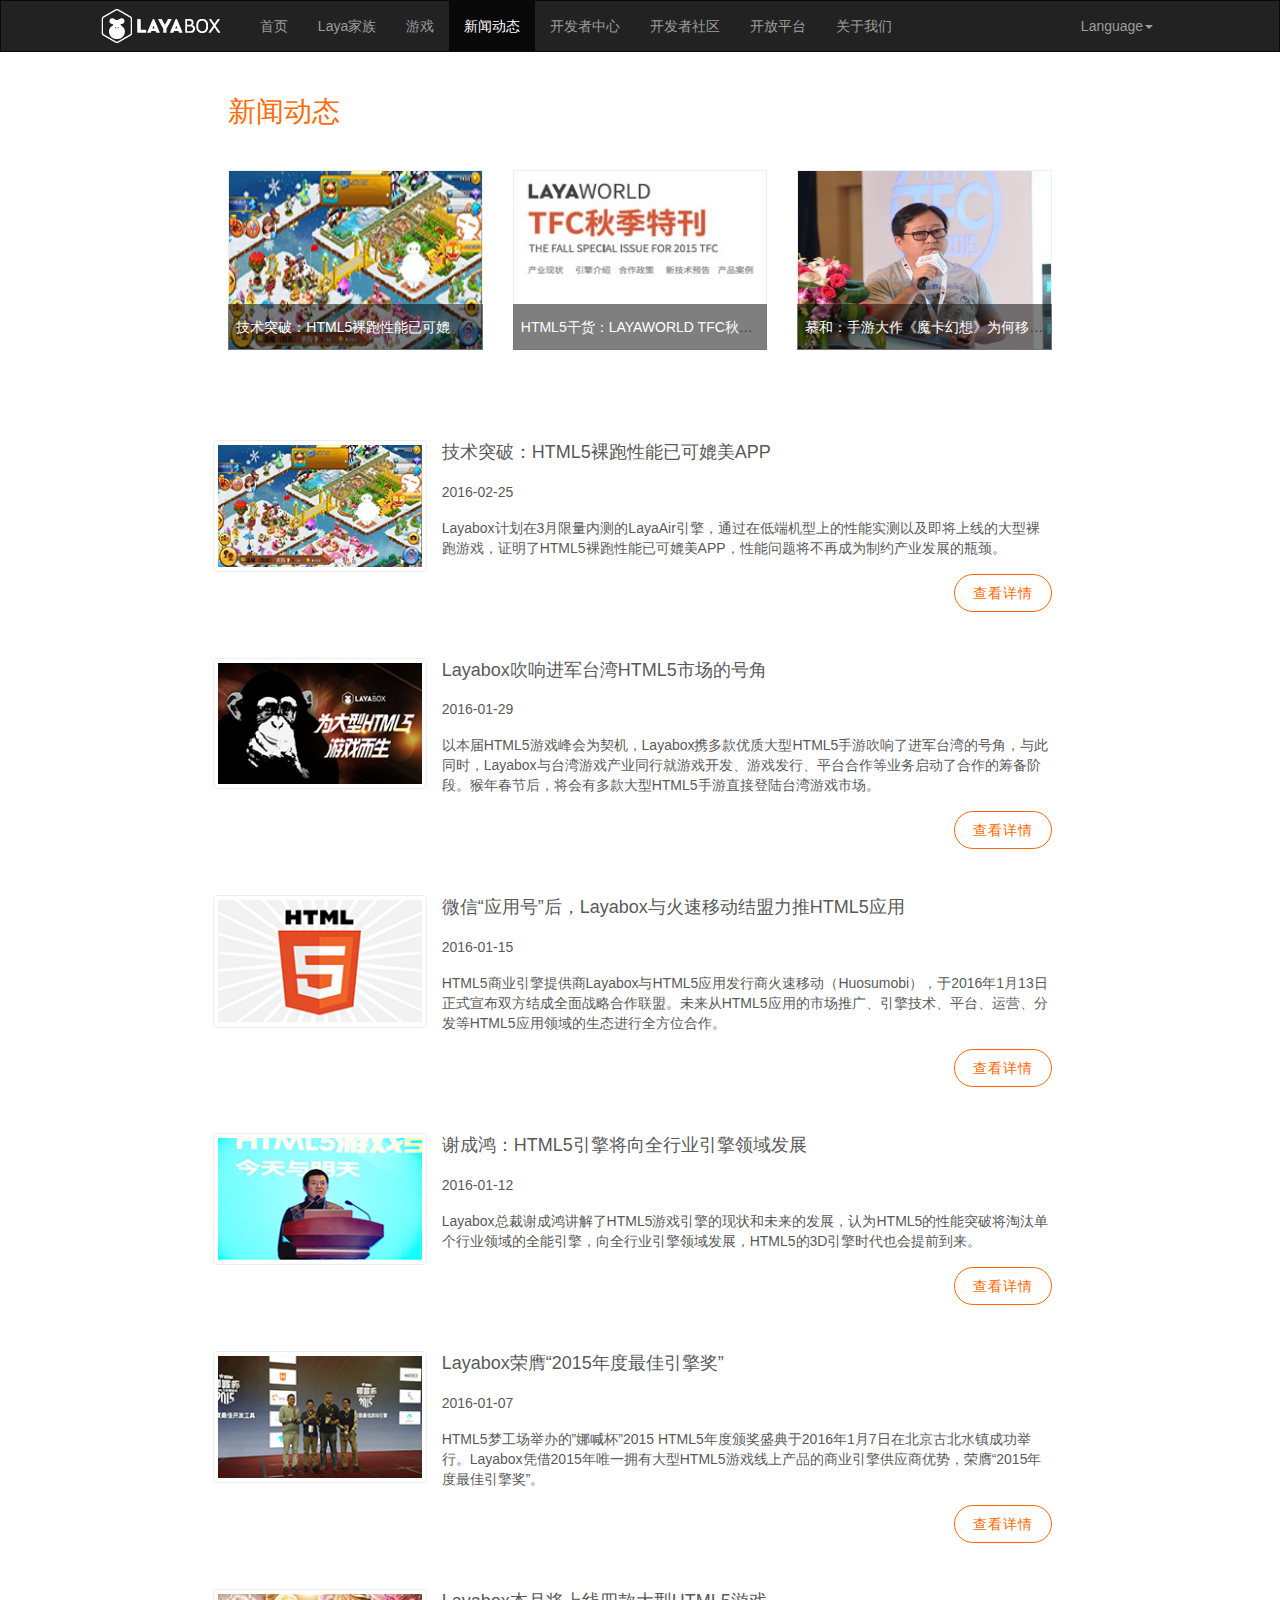
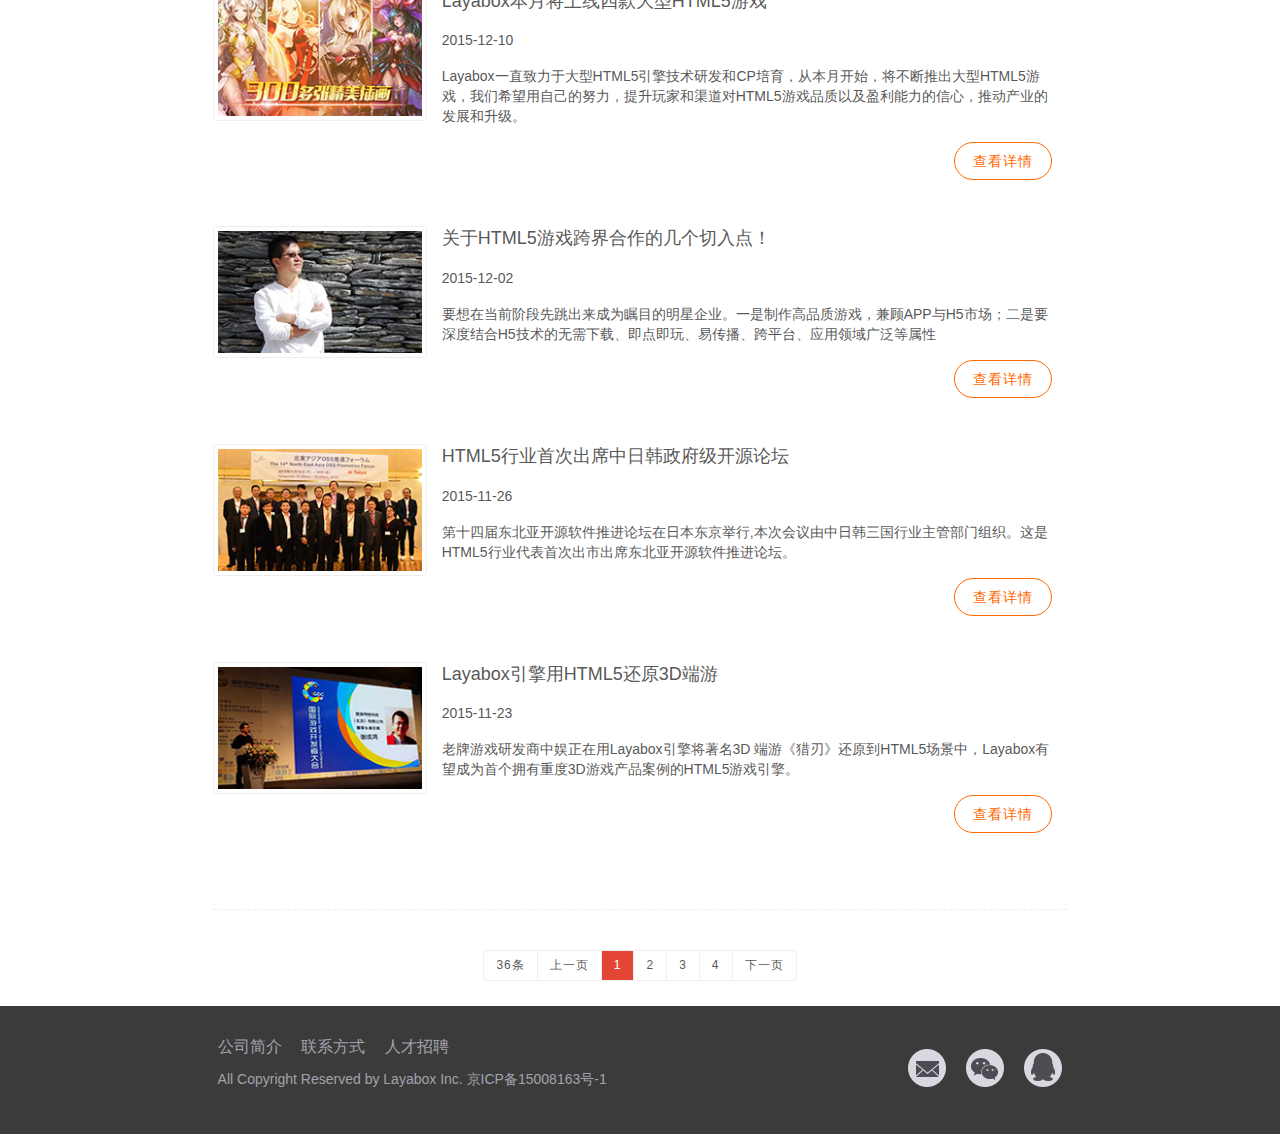
<file: news.html>
<!DOCTYPE html>
<html>
	<head>
		<meta charset="UTF-8">
		<title>LayaBox新闻动态</title>
		<meta name="viewport" content="width=device-width,initial-scale=1,minimum-scale=1,maximum-scale=1,user-scalable=no" />
		<link rel="stylesheet" type="text/css" href="css/reset.css" />
		<link rel="stylesheet" type="text/css" href="css/bootstrap_v3.css" />
		<link rel="stylesheet" type="text/css" href="css/index.css" />
		<link rel="stylesheet" type="text/css" href="css/responsive.css" />
	</head>
	<body>
		<div class="web">
			<!--导航条-->
			<nav class="navbar navbar-default navbar-inverse nav_navbar">
				<div class="container-fluid nav_container">
					<div class="navbar-header">
						<button type="button" class="navbar-toggle collapsed" data-toggle="collapse" data-target="#bs-example-navbar-collapse-1" aria-expanded="false">
					        <span class="sr-only">Toggle navigation</span>
					        <span class="icon-bar"></span>
					        <span class="icon-bar"></span>
					        <span class="icon-bar"></span>
					      </button>
						<a class="navbar-brand nav_logo" href="#">
							<img src="img/logo.png" class="img-responsive" />
						</a>
					</div>
					<div class="collapse navbar-collapse" id="bs-example-navbar-collapse-1">
						<ul class="nav navbar-nav">
							<li>
								<a href="index.html">首页</a>
							</li>
							<li>
								<a href="family.html">Laya家族</a>
							</li>
							<li>
								<a href="game.html">游戏</a>
							</li>
							<li class="active">
								<a href="#">新闻动态<span class="sr-only">(current)</span></a>
							</li>
							<li>
								<a href="#">开发者中心</a>
							</li>
							<li>
								<a href="#">开发者社区</a>
							</li>
							<li>
								<a href="#">开放平台</a>
							</li>
							<li>
								<a href="about.html">关于我们</a>
							</li>
						</ul>

						<ul class="nav navbar-nav navbar-right">
							<li class="dropdown">
								<a href="#" class="dropdown-toggle" data-toggle="dropdown" role="button" aria-haspopup="true" aria-expanded="false">Language<span class="caret"></span></a>
								<ul class="dropdown-menu">
									<li>
										<a href="#">中文</a>
									</li>
									<li>
										<a href="#">English</a>
									</li>
								</ul>
							</li>
						</ul>
					</div>
				</div>
			</nav>
			
			<!--新闻动态-->
			<div class="container-fluid news">
				<div class="row">
					<div class="col-xs-12 col-sm-10 col-sm-offset-2">
						<p class="news_title">新闻动态</p>
					</div>
				</div>
				<div class="row">
					<div class="col-xs-12 col-sm-8 col-sm-offset-2">
						<div class="row">
							<div class="col-xs-4 col-sm-4 news_item">
								<img src="img/news1.jpg" class="img-responsive"/>
								<div class="news_item_intro">
									<p><a href="###">技术突破：HTML5裸跑性能已可媲美APP</a></p>
								</div>
							</div>
							<div class="col-xs-4 col-sm-4 news_item">
								<img src="img/20150924102143242.jpg" class="img-responsive"/>
								<div class="news_item_intro">
									<p><a href="###">HTML5干货：LAYAWORLD  TFC秋季特刊</a></p>
								</div>
							</div>
							<div class="col-xs-4 col-sm-4 news_item">
								<img src="img/20150917094422865.jpg" class="img-responsive"/>
								<div class="news_item_intro">
									<p><a href="###">慕和：手游大作《魔卡幻想》为何移植HTML5</a></p>
								</div>
							</div>
						</div>
						<div class="row">
							<div class="col-xs-12 col-sm-12 news_list">
								<div class="row">
									<a href="###" class="news_list_a">
										<div class="col-xs-3 col-sm-3 news_list_img">
											<img src="img/news1.jpg" class="img-responsive"/>
										</div>
										<div class="col-xs-9 col-sm-9 news_list_intro">
											<p class="news_list_intro_title">技术突破：HTML5裸跑性能已可媲美APP</p>
											<p class="news_list_intro_time">2016-02-25</p>
											<p class="news_list_intro_content">Layabox计划在3月限量内测的LayaAir引擎，通过在低端机型上的性能实测以及即将上线的大型裸跑游戏，证明了HTML5裸跑性能已可媲美APP，性能问题将不再成为制约产业发展的瓶颈。</p>
											<p class="news_list_intro_buttom">查看详情</p>
										</div>
									</a>
								</div>
								<div class="row">
									<a href="###" class="news_list_a">
										<div class="col-xs-3 col-sm-3 news_list_img">
											<img src="img/news2.jpg" class="img-responsive"/>
										</div>
										<div class="col-xs-9 col-sm-9 news_list_intro">
											<p class="news_list_intro_title">Layabox吹响进军台湾HTML5市场的号角</p>
											<p class="news_list_intro_time">2016-01-29</p>
											<p class="news_list_intro_content">以本届HTML5游戏峰会为契机，Layabox携多款优质大型HTML5手游吹响了进军台湾的号角，与此同时，Layabox与台湾游戏产业同行就游戏开发、游戏发行、平台合作等业务启动了合作的筹备阶段。猴年春节后，将会有多款大型HTML5手游直接登陆台湾游戏市场。</p>
											<p class="news_list_intro_buttom">查看详情</p>
										</div>
									</a>
								</div>
								<div class="row">
									<a href="###" class="news_list_a">
										<div class="col-xs-3 col-sm-3 news_list_img">
											<img src="img/news3.jpg" class="img-responsive"/>
										</div>
										<div class="col-xs-9 col-sm-9 news_list_intro">
											<p class="news_list_intro_title">微信“应用号”后，Layabox与火速移动结盟力推HTML5应用 </p>
											<p class="news_list_intro_time">2016-01-15</p>
											<p class="news_list_intro_content">HTML5商业引擎提供商Layabox与HTML5应用发行商火速移动（Huosumobi），于2016年1月13日正式宣布双方结成全面战略合作联盟。未来从HTML5应用的市场推广、引擎技术、平台、运营、分发等HTML5应用领域的生态进行全方位合作。</p>
											<p class="news_list_intro_buttom">查看详情</p>
										</div>
									</a>
								</div>
								<div class="row">
									<a href="###" class="news_list_a">
										<div class="col-xs-3 col-sm-3 news_list_img">
											<img src="img/news4.jpg" class="img-responsive"/>
										</div>
										<div class="col-xs-9 col-sm-9 news_list_intro">
											<p class="news_list_intro_title">谢成鸿：HTML5引擎将向全行业引擎领域发展</p>
											<p class="news_list_intro_time">2016-01-12</p>
											<p class="news_list_intro_content">Layabox总裁谢成鸿讲解了HTML5游戏引擎的现状和未来的发展，认为HTML5的性能突破将淘汰单个行业领域的全能引擎，向全行业引擎领域发展，HTML5的3D引擎时代也会提前到来。</p>
											<p class="news_list_intro_buttom">查看详情</p>
										</div>
									</a>
								</div>
								<div class="row">
									<a href="###" class="news_list_a">
										<div class="col-xs-3 col-sm-3 news_list_img">
											<img src="img/news5.jpg" class="img-responsive"/>
										</div>
										<div class="col-xs-9 col-sm-9 news_list_intro">
											<p class="news_list_intro_title">Layabox荣膺“2015年度最佳引擎奖”</p>
											<p class="news_list_intro_time">2016-01-07</p>
											<p class="news_list_intro_content">HTML5梦工场举办的”娜喊杯”2015 HTML5年度颁奖盛典于2016年1月7日在北京古北水镇成功举行。Layabox凭借2015年唯一拥有大型HTML5游戏线上产品的商业引擎供应商优势，荣膺“2015年度最佳引擎奖”。</p>
											<p class="news_list_intro_buttom">查看详情</p>
										</div>
									</a>
								</div>
								<div class="row">
									<a href="###" class="news_list_a">
										<div class="col-xs-3 col-sm-3 news_list_img">
											<img src="img/news6.jpg" class="img-responsive"/>
										</div>
										<div class="col-xs-9 col-sm-9 news_list_intro">
											<p class="news_list_intro_title">Layabox本月将上线四款大型HTML5游戏</p>
											<p class="news_list_intro_time">2015-12-10</p>
											<p class="news_list_intro_content">Layabox一直致力于大型HTML5引擎技术研发和CP培育，从本月开始，将不断推出大型HTML5游戏，我们希望用自己的努力，提升玩家和渠道对HTML5游戏品质以及盈利能力的信心，推动产业的发展和升级。</p>
											<p class="news_list_intro_buttom">查看详情</p>
										</div>
									</a>
								</div>
								<div class="row">
									<a href="###" class="news_list_a">
										<div class="col-xs-3 col-sm-3 news_list_img">
											<img src="img/news7.jpg" class="img-responsive"/>
										</div>
										<div class="col-xs-9 col-sm-9 news_list_intro">
											<p class="news_list_intro_title">关于HTML5游戏跨界合作的几个切入点！</p>
											<p class="news_list_intro_time">2015-12-02</p>
											<p class="news_list_intro_content">要想在当前阶段先跳出来成为瞩目的明星企业。一是制作高品质游戏，兼顾APP与H5市场；二是要深度结合H5技术的无需下载、即点即玩、易传播、跨平台、应用领域广泛等属性</p>
											<p class="news_list_intro_buttom">查看详情</p>
										</div>
									</a>
								</div>
								<div class="row">
									<a href="###" class="news_list_a">
										<div class="col-xs-3 col-sm-3 news_list_img">
											<img src="img/news8.jpg" class="img-responsive"/>
										</div>
										<div class="col-xs-9 col-sm-9 news_list_intro">
											<p class="news_list_intro_title">HTML5行业首次出席中日韩政府级开源论坛</p>
											<p class="news_list_intro_time">2015-11-26</p>
											<p class="news_list_intro_content">第十四届东北亚开源软件推进论坛在日本东京举行,本次会议由中日韩三国行业主管部门组织。这是HTML5行业代表首次出市出席东北亚开源软件推进论坛。</p>
											<p class="news_list_intro_buttom">查看详情</p>
										</div>
									</a>
								</div>
								<div class="row">
									<a href="###" class="news_list_a">
										<div class="col-xs-3 co9l-sm-3 news_list_img">
											<img src="img/news9.jpg" class="img-responsive"/>
										</div>
										<div class="col-xs-9 col-sm-9 news_list_intro">
											<p class="news_list_intro_title">Layabox引擎用HTML5还原3D端游</p>
											<p class="news_list_intro_time">2015-11-23</p>
											<p class="news_list_intro_content">老牌游戏研发商中娱正在用Layabox引擎将著名3D 端游《猎刃》还原到HTML5场景中，Layabox有望成为首个拥有重度3D游戏产品案例的HTML5游戏引擎。</p>
											<p class="news_list_intro_buttom">查看详情</p>
										</div>
									</a>
								</div>
							</div>
						</div>
					</div>
				</div>
				<div class="page">
					<nav aria-label="Page navigation">
						<ul class="pagination page_ul">
							<li>
								<a href="###">36条</a>
							</li>
							<li>
								<a href="###" aria-label="Previous">
									<span aria-hidden="true">上一页</span>
								</a>
							</li>
							<li class="active">
								<a href="###">1</a>
							</li>
							<li>
								<a href="###">2</a>
							</li>
							<li>
								<a href="###">3</a>
							</li>
							<li>
								<a href="###">4</a>
							</li>
							<li>
								<a href="###" aria-label="Next">
									<span aria-hidden="true">下一页</span>
								</a>
							</li>
						</ul>
					</nav>
				</div>
			</div>
			
			<!--尾部-->
			<footer>
				<div class="left">
					<p>
						<span><a href="###">公司简介</a></span>
						<span><a href="###">联系方式</a></span>
						<span><a href="###">人才招聘</a></span>
					</p>
					<p>All Copyright Reserved by Layabox Inc. 京ICP备15008163号-1</p>
				</div>
				<div class="right">
					<div class="right_block"><a href="###"></a></div>
					<div class="right_block">
						<a href="###">
							<img src="img/weixin.png" />
						</a>
					</div>
					<div class="right_block"><a href="###"></a></div>
				</div>
			</footer>
		</div>
		
		<script src="js/jquery-2.1.0.js" type="text/javascript" charset="UTF-8"></script>
		<script src="js/bootstrap.js" type="text/javascript" charset="UTF-8"></script>
	</body>
</html>
</file>
<file: css/index.css>
@-webkit-keyframes shows {
  from {
    top: -100%; }
  to {
    top: 0;
    display: block; } }
@keyframes shows {
  from {
    top: -100%; }
  to {
    top: 0;
    display: block; } }
.nav_navbar {
  margin-bottom: 0;
  border-radius: 0; }
  .nav_navbar .nav_container {
    width: 85%; }
    .nav_navbar .nav_container .nav_logo {
      display: flex;
      display: -webkit-flex;
      align-items: center;
      padding: 0;
      padding-right: 20px; }

footer {
  padding-top: 30px;
  padding-bottom: 35px;
  padding-left: 17%;
  padding-right: 17%;
  background: #3B3B3B;
  display: flex;
  justify-content: space-between;
  align-items: center; }
  footer .left > p {
    color: #a1a3ab;
    font-size: 14px; }
    footer .left > p > span {
      margin-right: 16px; }
      footer .left > p > span > a {
        color: #a1a3ab;
        font-size: 16px; }
  footer .right {
    width: 154px;
    height: 38px;
    display: flex; }
    footer .right .right_block {
      width: 38px;
      height: 38px;
      margin-right: 20px;
      position: relative; }
      footer .right .right_block > a {
        display: inline-block;
        width: 100%;
        height: 100%;
        background: url("../img/footer.png"); }
        footer .right .right_block > a img {
          width: 145px;
          position: absolute;
          top: -160px;
          left: -50px;
          display: none; }
      footer .right .right_block > a:hover {
        background-position-y: 38px; }
    footer .right .right_block:nth-of-type(2) > a {
      background-position-x: -58px; }
    footer .right .right_block:nth-of-type(2) > a:hover > img {
      display: block; }
    footer .right .right_block:last-of-type {
      margin-right: 0; }
      footer .right .right_block:last-of-type > a {
        background-position-x: -116px; }

.banner_circle > li {
  margin-right: 10px; }
.banner_circle > li:last-of-type {
  margin-right: 0; }
.banner_circle > li.active {
  margin-right: 10px; }
.banner_circle > li.active:last-of-type {
  margin-right: 0; }

.carousel-inner .item .banner_img {
  width: 100%; }

.engin {
  padding-top: 105px;
  padding-bottom: 20px;
  background: #FBFAF7;
  border-bottom: 1px solid #EAEAEE; }
  .engin .engin_first {
    position: relative;
    z-index: 1; }
    .engin .engin_first .engin_title {
      margin-bottom: 35px; }
    .engin .engin_first .engin_title + p {
      font-size: 28px;
      color: #666666; }
    .engin .engin_first .engin_item {
      display: flex;
      margin-top: 45px; }
      .engin .engin_first .engin_item .engin_item_img {
        width: 64px;
        height: 64px;
        background: #0078D7;
        border-radius: 8px; }
      .engin .engin_first .engin_item .engin_item_text {
        margin-left: 15px;
        width: 210px; }
        .engin .engin_first .engin_item .engin_item_text > h4 {
          color: #333333;
          margin-top: 0; }
        .engin .engin_first .engin_item .engin_item_text > p {
          font-size: 14px;
          line-height: 24px;
          color: #666666; }
  .engin .engin_second {
    position: relative;
    z-index: 0;
    margin-top: 25px; }

.advantage {
  padding-top: 90px;
  padding-bottom: 90px; }
  .advantage .advantage_first {
    margin-top: 60px; }
  .advantage .advantage_second .advantage_title {
    margin-bottom: 28px; }
  .advantage .advantage_second .advantege_item {
    display: flex;
    display: -webkit-flex;
    align-items: center;
    width: 100%;
    padding-left: 6px;
    margin-top: 16px; }
    .advantage .advantage_second .advantege_item .advantege_item_img {
      width: 54px;
      height: 54px;
      border-radius: 50%;
      background: #8FC31F; }
    .advantage .advantage_second .advantege_item .advantege_item_text {
      margin-left: 15px;
      color: #666666;
      font-size: 14px; }
      .advantage .advantage_second .advantege_item .advantege_item_text > p {
        line-height: 24px; }

.product {
  background: #0079D7;
  padding-top: 110px;
  padding-bottom: 120px; }
  .product .product_title {
    text-align: center;
    font-size: 44px;
    color: white; }
  .product .product_ul {
    padding-left: 18%;
    padding-right: 14%; }
  .product .product_item {
    display: flex;
    display: -webkit-flex;
    color: white;
    margin-top: 75px; }
    .product .product_item .product_item_text {
      margin-left: 46px;
      margin-right: 20px; }
      .product .product_item .product_item_text > h4 {
        margin-top: 0; }
      .product .product_item .product_item_text > p {
        line-height: 24px;
        font-size: 14px; }

.game {
  padding-top: 85px;
  padding-bottom: 40px; }
  .game .game_title {
    width: 68%;
    margin: 0 auto;
    display: flex;
    justify-content: space-between;
    align-items: center;
    color: #2a2a2a;
    margin-bottom: 40px; }
    .game .game_title > p:first-of-type {
      font-size: 34px; }
    .game .game_title > p:last-of-type > a {
      color: #2a2a2a;
      font-size: 14px; }
  .game .game_first {
    background-color: #000;
    margin-right: 20px; }
    .game .game_first .game_video {
      width: 100%;
      height: 100%; }
  .game .game_second .game_item {
    text-align: center; }
    .game .game_second .game_item > img {
      width: 100%; }
    .game .game_second .game_item > p {
      width: 100%;
      margin-top: 8px; }
  .game .game_second > ul:not(:first-of-type) {
    margin-top: 25px; }

.partner {
  background: #F4F4F4;
  padding-top: 38px;
  padding-bottom: 60px;
  padding-left: 17%;
  padding-right: 17%; }
  .partner .partner_title {
    color: #2a2a2a;
    font-size: 30px; }
    .partner .partner_title > span {
      color: #777777;
      font-size: 12px; }
  .partner .partner_ul {
    margin-top: 20px;
    margin-left: 0;
    margin-right: -30px; }
    .partner .partner_ul .partner_item {
      padding: 0;
      padding-right: 14px; }
      .partner .partner_ul .partner_item > img {
        border: 1px solid #DDDDDD;
        border-radius: 4px; }

.layaflash {
  padding-top: 60px;
  padding-bottom: 90px;
  background: #8BC01F; }
  .layaflash .layaflash_first {
    color: white; }
    .layaflash .layaflash_first .layaflash_title > p {
      font-size: 22px; }
    .layaflash .layaflash_first .layaflash_title > p:first-of-type {
      font-size: 48px;
      margin-bottom: 10px; }
      .layaflash .layaflash_first .layaflash_title > p:first-of-type > span {
        display: inline-block;
        width: 56px;
        height: 56px;
        line-height: 56px;
        background: white;
        color: #8BC01F;
        font-weight: bold;
        text-align: center;
        margin-right: 10px; }
    .layaflash .layaflash_first .layaflash_title > p:last-of-type {
      margin-bottom: 45px; }
    .layaflash .layaflash_first .layaflash_content {
      margin-bottom: 25px; }
      .layaflash .layaflash_first .layaflash_content > p {
        font-size: 14px;
        line-height: 28px;
        margin-bottom: 15px; }
    .layaflash .layaflash_first .layaflash_button {
      width: 100px;
      height: 35px;
      line-height: 35px;
      background: #EBF2D2;
      border-radius: 4px;
      text-align: center; }
      .layaflash .layaflash_first .layaflash_button a {
        color: #8BC01F;
        letter-spacing: 1px; }

.layaplayer {
  padding-top: 60px;
  padding-bottom: 50px;
  background: #3393DF;
  color: white; }
  .layaplayer .layaplayer_title > p:first-of-type {
    font-size: 48px;
    margin-bottom: 10px; }
    .layaplayer .layaplayer_title > p:first-of-type > span {
      display: inline-block;
      width: 56px;
      height: 56px;
      line-height: 56px;
      background: white;
      font-weight: bold;
      color: #3393DF;
      text-align: center;
      margin-right: 10px; }
  .layaplayer .layaplayer_second {
    padding-left: 0;
    padding-right: 0; }
    .layaplayer .layaplayer_second .layaplayer_content {
      margin-top: 7%; }
      .layaplayer .layaplayer_second .layaplayer_content > p {
        font-size: 14px;
        line-height: 30px; }
      .layaplayer .layaplayer_second .layaplayer_content > p:first-of-type {
        font-size: 24px;
        margin-bottom: 10px; }
      .layaplayer .layaplayer_second .layaplayer_content > p:last-of-type {
        margin-bottom: 30px; }
    .layaplayer .layaplayer_second .layaplayer_img:first-of-type > img {
      float: right; }
    .layaplayer .layaplayer_second .layaplayer_img:last-of-type {
      margin-top: 12%; }

.layaair {
  padding-top: 80px; }
  .layaair .layaair_title > p:first-of-type {
    font-size: 48px;
    margin-bottom: 10px;
    color: #3393df; }
    .layaair .layaair_title > p:first-of-type > span {
      display: inline-block;
      width: 56px;
      height: 56px;
      line-height: 56px;
      background: #3393df;
      font-weight: bold;
      color: white;
      text-align: center;
      margin-right: 10px; }
  .layaair .layaair_content {
    color: #5d5d5d;
    font-size: 14px;
    line-height: 30px;
    text-indent: 2em; }
    .layaair .layaair_content > p:first-of-type {
      font-size: 18px;
      text-indent: 0;
      margin-bottom: 20px; }
    .layaair .layaair_content > p:last-of-type > img {
      margin: 0 auto; }
    .layaair .layaair_content > .layaair_content_title {
      font-size: 18px;
      color: #3393df;
      text-indent: 0; }

.layaair_pc .row_icon {
  padding-bottom: 80px; }
  .layaair_pc .row_icon p > img {
    margin: 0 auto; }
.layaair_pc .row:nth-of-type(3) {
  padding-top: 80px; }
.layaair_pc .row:nth-of-type(3), .layaair_pc .row:nth-of-type(4) {
  background: #F7F7F7; }

.layaair_phone {
  display: none; }
  .layaair_phone .row:nth-of-type(2) {
    background: #F7F7F7;
    padding-bottom: 80px; }

.hotgame {
  padding-top: 32px; }
  .hotgame .hotgame_first_phone {
    display: none; }
    .hotgame .hotgame_first_phone .hotgame_first_icon {
      width: 40px;
      height: 100px;
      background: url("../img/hot-icon.png") no-repeat;
      margin-top: -32px;
      margin-bottom: 10px; }
      .hotgame .hotgame_first_phone .hotgame_first_icon > p {
        -webkit-writing-mode: vertical-rl;
        writing-mode: tb-rl;
        font-size: 20px;
        color: white;
        padding-top: 20px;
        margin: 0 auto;
        letter-spacing: 10px; }
  .hotgame .hotgame_first {
    position: relative; }
    .hotgame .hotgame_first .hotgame_first_icon {
      width: 40px;
      height: 100px;
      background: url("../img/hot-icon.png") no-repeat;
      position: absolute;
      top: -32px;
      left: 0; }
      .hotgame .hotgame_first .hotgame_first_icon > p {
        -webkit-writing-mode: vertical-rl;
        writing-mode: tb-rl;
        font-size: 20px;
        color: white;
        padding-top: 20px;
        margin: 0 auto;
        letter-spacing: 10px; }
  .hotgame .hotgame_second > p {
    font-size: 12px;
    color: #898989;
    text-align: right;
    line-height: 30px; }
  .hotgame .hotgame_second .hotgame_title {
    font-size: 26px;
    color: #2a2a2a; }
  .hotgame .hotgame_second .hotgame_item {
    margin-bottom: 28px; }
    .hotgame .hotgame_second .hotgame_item > img {
      border-radius: 8px;
      margin: 0 auto; }
    .hotgame .hotgame_second .hotgame_item > img:hover {
      opacity: 0.8;
      cursor: pointer; }
  .hotgame .hotgame_row_even {
    margin-top: 30px; }
    .hotgame .hotgame_row_even .hotgame_second > p {
      text-align: left; }

.game_case {
  padding-left: 17%;
  padding-right: 17%;
  margin-top: 30px; }
  .game_case .game_case_title {
    color: #010101;
    font-size: 32px;
    margin-bottom: 20px; }
  .game_case .game_case_item {
    margin-bottom: 44px;
    overflow: hidden; }
    .game_case .game_case_item > p {
      color: #2A2A2A;
      font-size: 14px;
      text-align: center;
      margin-top: 14px; }
    .game_case .game_case_item .game_case_item_img {
      position: relative; }
      .game_case .game_case_item .game_case_item_img .game_case_item_intro {
        height: 100%;
        background: rgba(0, 0, 0, 0.5);
        position: absolute;
        left: 0;
        top: -100%;
        overflow: hidden;
        display: none; }
        .game_case .game_case_item .game_case_item_img .game_case_item_intro > p {
          padding: 10px;
          font-size: 12px;
          color: rgba(255, 255, 255, 0.8); }
    .game_case .game_case_item .game_case_item_img:hover {
      cursor: pointer; }
      .game_case .game_case_item .game_case_item_img:hover .game_case_item_intro {
        display: block;
        animation: shows 0.8s forwards; }

.news {
  margin-top: 40px; }
  .news .news_title {
    font-size: 28px;
    color: #ff6b08;
    margin-bottom: 38px; }
  .news .news_item {
    height: 180px;
    position: relative;
    margin-bottom: 90px; }
    .news .news_item > img {
      width: 100%;
      height: 100%;
      border: 1px solid #EEEEEE; }
    .news .news_item > img:hover {
      cursor: pointer;
      opacity: 0.8; }
    .news .news_item .news_item_intro {
      position: absolute;
      left: 0;
      bottom: 0;
      width: 100%; }
      .news .news_item .news_item_intro > p {
        background: rgba(0, 0, 0, 0.5);
        padding: 13px 8px;
        overflow: hidden;
        text-overflow: ellipsis;
        white-space: nowrap;
        margin-left: 15px;
        margin-right: 15px;
        margin-bottom: 0; }
        .news .news_item .news_item_intro > p > a {
          color: white;
          font-size: 14px; }
        .news .news_item .news_item_intro > p > a:hover {
          color: #25B6A0;
          text-decoration: none; }
  .news .news_list {
    border-bottom: 1px dashed #EEEEEE; }
    .news .news_list > .row {
      margin-bottom: 30px; }
    .news .news_list > .row:last-of-type {
      margin-bottom: 60px; }
    .news .news_list .news_list_a {
      display: block;
      width: 100%;
      height: 100%; }
    .news .news_list .news_list_img {
      padding: 4px;
      border: 1px solid #EEEEEE;
      border-radius: 4px; }
      .news .news_list .news_list_img > img {
        width: 100%; }
      .news .news_list .news_list_img > img:hover {
        opacity: 0.8;
        cursor: pointer; }
    .news .news_list .news_list_intro > p {
      font-size: 14px;
      color: rgba(42, 42, 42, 0.8);
      margin-bottom: 16px; }
    .news .news_list .news_list_intro .news_list_intro_title {
      font-size: 18px; }
    .news .news_list .news_list_intro .news_list_intro_title:hover {
      color: #ff6900; }
    .news .news_list .news_list_intro .news_list_intro_buttom {
      float: right;
      width: 98px;
      padding-top: 8px;
      padding-bottom: 8px;
      border-radius: 98px;
      border: 1px solid #ff6900;
      text-align: center;
      color: #ff6900;
      letter-spacing: 1px; }
    .news .news_list .news_list_intro .news_list_intro_buttom:hover {
      color: white;
      background: #ff6900; }
  .news .page {
    text-align: center;
    margin-top: 20px; }
    .news .page .page_ul > li > a {
      color: rgba(42, 42, 42, 0.8);
      font-size: 12px;
      border: 1px solid #EEEEEE;
      letter-spacing: 1px; }
    .news .page .page_ul > li > a:hover {
      color: white;
      background: #E34637; }
    .news .page .page_ul > li > a:focus {
      color: rgba(42, 42, 42, 0.8);
      background: white; }
    .news .page .page_ul > .active > a {
      color: white;
      background: #E34637; }

.about_company {
  margin-top: 90px;
  margin-bottom: 54px; }
  .about_company .about_company_title {
    color: #2A2A2A;
    font-size: 32px;
    font-weight: bold;
    margin-bottom: 26px; }
  .about_company .about_company_intro {
    color: #2A2A2A;
    font-size: 20px;
    margin-bottom: 26px; }
  .about_company .about_company_content > p {
    color: rgba(42, 42, 42, 0.8);
    font-size: 14px;
    line-height: 30px;
    text-indent: 2em; }

.about_invite {
  padding-top: 110px;
  padding-bottom: 80px;
  margin-bottom: 40px;
  background: #8cc11f; }
  .about_invite p {
    color: rgba(255, 255, 255, 0.8);
    font-size: 16px;
    line-height: 30px; }
  .about_invite .about_invite_title {
    color: white;
    font-size: 32px;
    line-height: 40px;
    font-weight: bold;
    margin-bottom: 58px; }
  .about_invite .about_invite_email {
    width: 220px;
    color: #8cc11f;
    background: white;
    border-radius: 8px;
    font-size: 24px;
    text-align: center;
    padding-top: 15px;
    padding-bottom: 15px;
    font-weight: bold; }

.about_invite_list .about_invite_list_block {
  padding-left: 15px;
  padding-right: 15px;
  padding-bottom: 52px;
  margin-top: 70px;
  border-bottom: 1px solid #D2D2D2; }
  .about_invite_list .about_invite_list_block .about_invite_list_maintitle {
    font-size: 26px;
    color: #8cc11f;
    margin-bottom: 40px; }
  .about_invite_list .about_invite_list_block .invite_list_block_intro .invite_list_block_title {
    font-size: 18px;
    color: #2A2A2A;
    margin-bottom: 15px; }
  .about_invite_list .about_invite_list_block .invite_list_block_intro > ol {
    list-style: decimal;
    margin-left: 2em; }
    .about_invite_list .about_invite_list_block .invite_list_block_intro > ol > li {
      font-size: 14px;
      color: #2A2A2A;
      margin-bottom: 20px; }
.about_invite_list .about_invite_list_block:last-of-type {
  border-bottom: none;
  padding-bottom: 70px; }

.about_link {
  background: #F4F4F4;
  padding-top: 42px;
  padding-bottom: 42px; }
  .about_link .about_link_title {
    font-size: 32px;
    color: #2a2a2a;
    margin-bottom: 36px;
    font-weight: bold; }
  .about_link .about_link_block {
    padding-right: 28px; }
    .about_link .about_link_block .about_link_block_content {
      padding: 12px 25px;
      border: 1px solid #E3E3E3;
      background: white;
      border-radius: 4px;
      margin-bottom: 18px;
      display: flex; }
      .about_link .about_link_block .about_link_block_content > img {
        display: inline-block;
        padding: 0; }
      .about_link .about_link_block .about_link_block_content > p {
        margin: auto;
        margin-left: 10px;
        padding: 0; }

/*# sourceMappingURL=index.css.map */
</file>
<file: css/responsive.css>
@media only screen and (min-width: 768px) {
  html, body {
    min-width: 1100px; } }
@media only screen and (max-width: 768px) {
  footer {
    padding-left: 15px;
    padding-right: 15px;
    padding-bottom: 20px; }
    footer .right {
      display: none; }

  .banner_circle {
    bottom: 0; }

  .engin {
    padding-top: 40px;
    padding-left: 20px;
    padding-right: 20px; }
    .engin .engin_first .engin_title {
      width: 50%;
      margin: 0 auto;
      margin-bottom: 29px; }
    .engin .engin_first .engin_title + p {
      font-size: 18px; }
    .engin .engin_first .engin_item {
      margin-top: 20px; }
      .engin .engin_first .engin_item .engin_item_text {
        width: 70%; }

  .advantage {
    padding-bottom: 30px; }
    .advantage .advantage_first {
      margin-top: 0;
      margin-bottom: 10px; }
    .advantage .advantage_second .advantage_title {
      width: 50%;
      margin: 0 auto;
      margin-bottom: 25px; }
    .advantage .advantage_second .advantege_item {
      margin-top: 25px; }

  .product {
    padding-top: 30px;
    padding-bottom: 30px; }
    .product .product_title {
      font-size: 26px; }
    .product .product_ul {
      padding-left: 0;
      padding-right: 0; }
    .product .product_item {
      display: block;
      margin-top: 60px; }
      .product .product_item .product_item_img {
        text-align: center; }
      .product .product_item .product_item_text {
        margin-left: 15px;
        margin-top: 25px;
        width: 93%; }
        .product .product_item .product_item_text > h4 {
          font-size: 34px; }

  .game {
    padding-top: 30px; }
    .game .game_title {
      width: 100%;
      margin-bottom: 20px; }
      .game .game_title > p:first-of-type {
        font-size: 18px; }
    .game .game_second > ul {
      margin-top: 0 !important; }
      .game .game_second > ul .game_item {
        margin-top: 15px; }
        .game .game_second > ul .game_item > img {
          width: 80%; }

  .partner {
    padding-left: 0;
    padding-right: 0; }
    .partner .partner_title {
      padding-left: 15px;
      padding-right: 15px; }
    .partner .partner_ul {
      margin-right: 0;
      margin-left: 15px;
      margin-top: 0; }
      .partner .partner_ul .partner_item {
        margin-top: 20px; }
      .partner .partner_ul .partner_item:last-of-type {
        padding-right: 14px; }

  .layaflash {
    padding-bottom: 40px; }
    .layaflash .layaflash_first .layaflash_title > p:first-of-type {
      font-size: 40px; }
      .layaflash .layaflash_first .layaflash_title > p:first-of-type > span {
        width: 50px;
        height: 50px;
        line-height: 50px; }
    .layaflash .layaflash_second {
      margin-top: 20px; }

  .layaplayer {
    padding-bottom: 40px; }
    .layaplayer .layaplayer_title > p:first-of-type {
      font-size: 40px; }
      .layaplayer .layaplayer_title > p:first-of-type > span {
        width: 50px;
        height: 50px;
        line-height: 50px; }
    .layaplayer .layaplayer_second .layaplayer_img:last-of-type {
      margin-top: 0; }

  .layaair_pc {
    display: none; }

  .layaair_phone {
    display: block; }
    .layaair_phone .layaair {
      padding-bottom: 0; }
    .layaair_phone .row:last-of-type {
      padding-top: 20px;
      padding-bottom: 30px; }

  .layaair {
    padding-top: 30px;
    padding-bottom: 30px; }
    .layaair .layaair_title > p:first-of-type {
      font-size: 40px; }
      .layaair .layaair_title > p:first-of-type > span {
        width: 50px;
        height: 50px;
        line-height: 50px; }
    .layaair .layaair_block {
      padding-top: 20px;
      padding-bottom: 20px; }

  .hotgame {
    padding-left: 20px;
    padding-right: 20px; }
    .hotgame .hotgame_first_phone {
      display: block; }
    .hotgame .hotgame_first {
      display: none; }
    .hotgame .hotgame_second > p {
      text-align: justify; }
    .hotgame .hotgame_second .hotgame_title {
      text-align: center; }
    .hotgame .hotgame_row_even {
      margin-top: 10px; }
      .hotgame .hotgame_row_even .hotgame_second .hotgame_title {
        text-align: center; }

  .game_case {
    padding-left: 20px;
    padding-right: 20px; }
    .game_case .game_case_item {
      margin-bottom: 10px; }
      .game_case .game_case_item .game_case_item_img:hover {
        cursor: pointer;
        opacity: 0.8; }
        .game_case .game_case_item .game_case_item_img:hover .game_case_item_intro {
          display: none; }

  .news {
    padding-left: 20px;
    padding-right: 20px;
    margin-top: 20px; }
    .news .news_title {
      margin-bottom: 18px; }
    .news .news_item {
      height: 80px;
      margin-bottom: 30px; }
      .news .news_item .news_item_intro {
        display: none; }
    .news .news_list {
      border-bottom: 2px dashed #EEEEEE; }
      .news .news_list > .row {
        margin-bottom: 12px; }
      .news .news_list > .row:last-of-type {
        margin-bottom: 20px; }
      .news .news_list .news_list_intro > p {
        margin-bottom: 6px; }
      .news .news_list .news_list_intro .news_list_intro_title {
        font-size: 16px; }
      .news .news_list .news_list_intro .news_list_intro_content {
        display: none; }
      .news .news_list .news_list_intro .news_list_intro_buttom {
        display: none; }
    .news .page {
      margin-top: 0;
      margin-left: -15px;
      margin-right: -15px; }
      .news .page .page_ul > li > a {
        color: rgba(42, 42, 42, 0.8);
        font-size: 12px;
        border: 1px solid #EEEEEE;
        letter-spacing: 1px;
        padding: 5px 10px; }

  .about_company {
    margin-top: 30px;
    margin-bottom: 30px; }

  .about_invite {
    padding-top: 30px;
    padding-bottom: 30px;
    margin-bottom: 0; }
    .about_invite .about_invite_title {
      margin-bottom: 10px; }
    .about_invite .about_invite_second {
      margin-top: 20px; }

  .about_invite_list .about_invite_list_col {
    padding-left: 0;
    padding-right: 0; }
  .about_invite_list .about_invite_list_block {
    margin-top: 30px;
    padding-bottom: 20px; }
    .about_invite_list .about_invite_list_block .about_invite_list_maintitle {
      margin-bottom: 20px; }
  .about_invite_list .about_invite_list_block:last-of-type {
    padding-bottom: 30px; } }

/*# sourceMappingURL=responsive.css.map */
</file>
